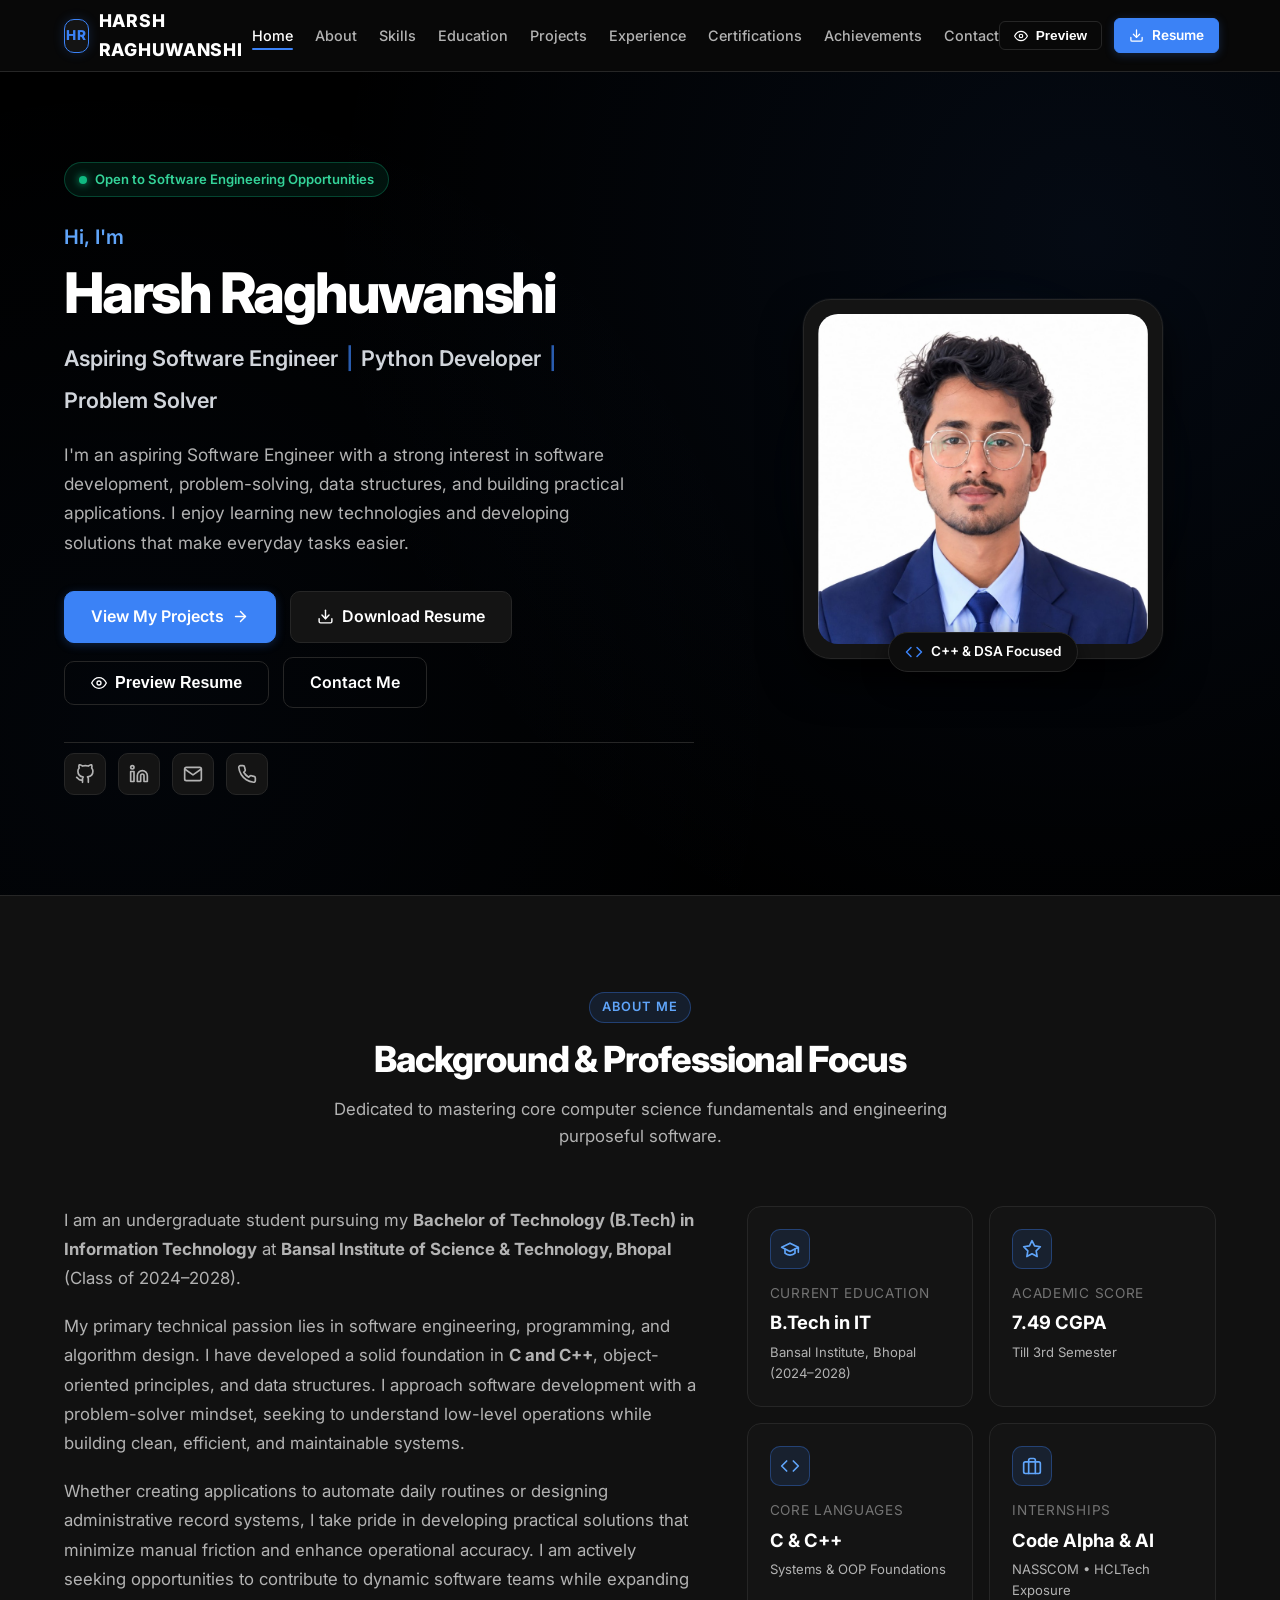
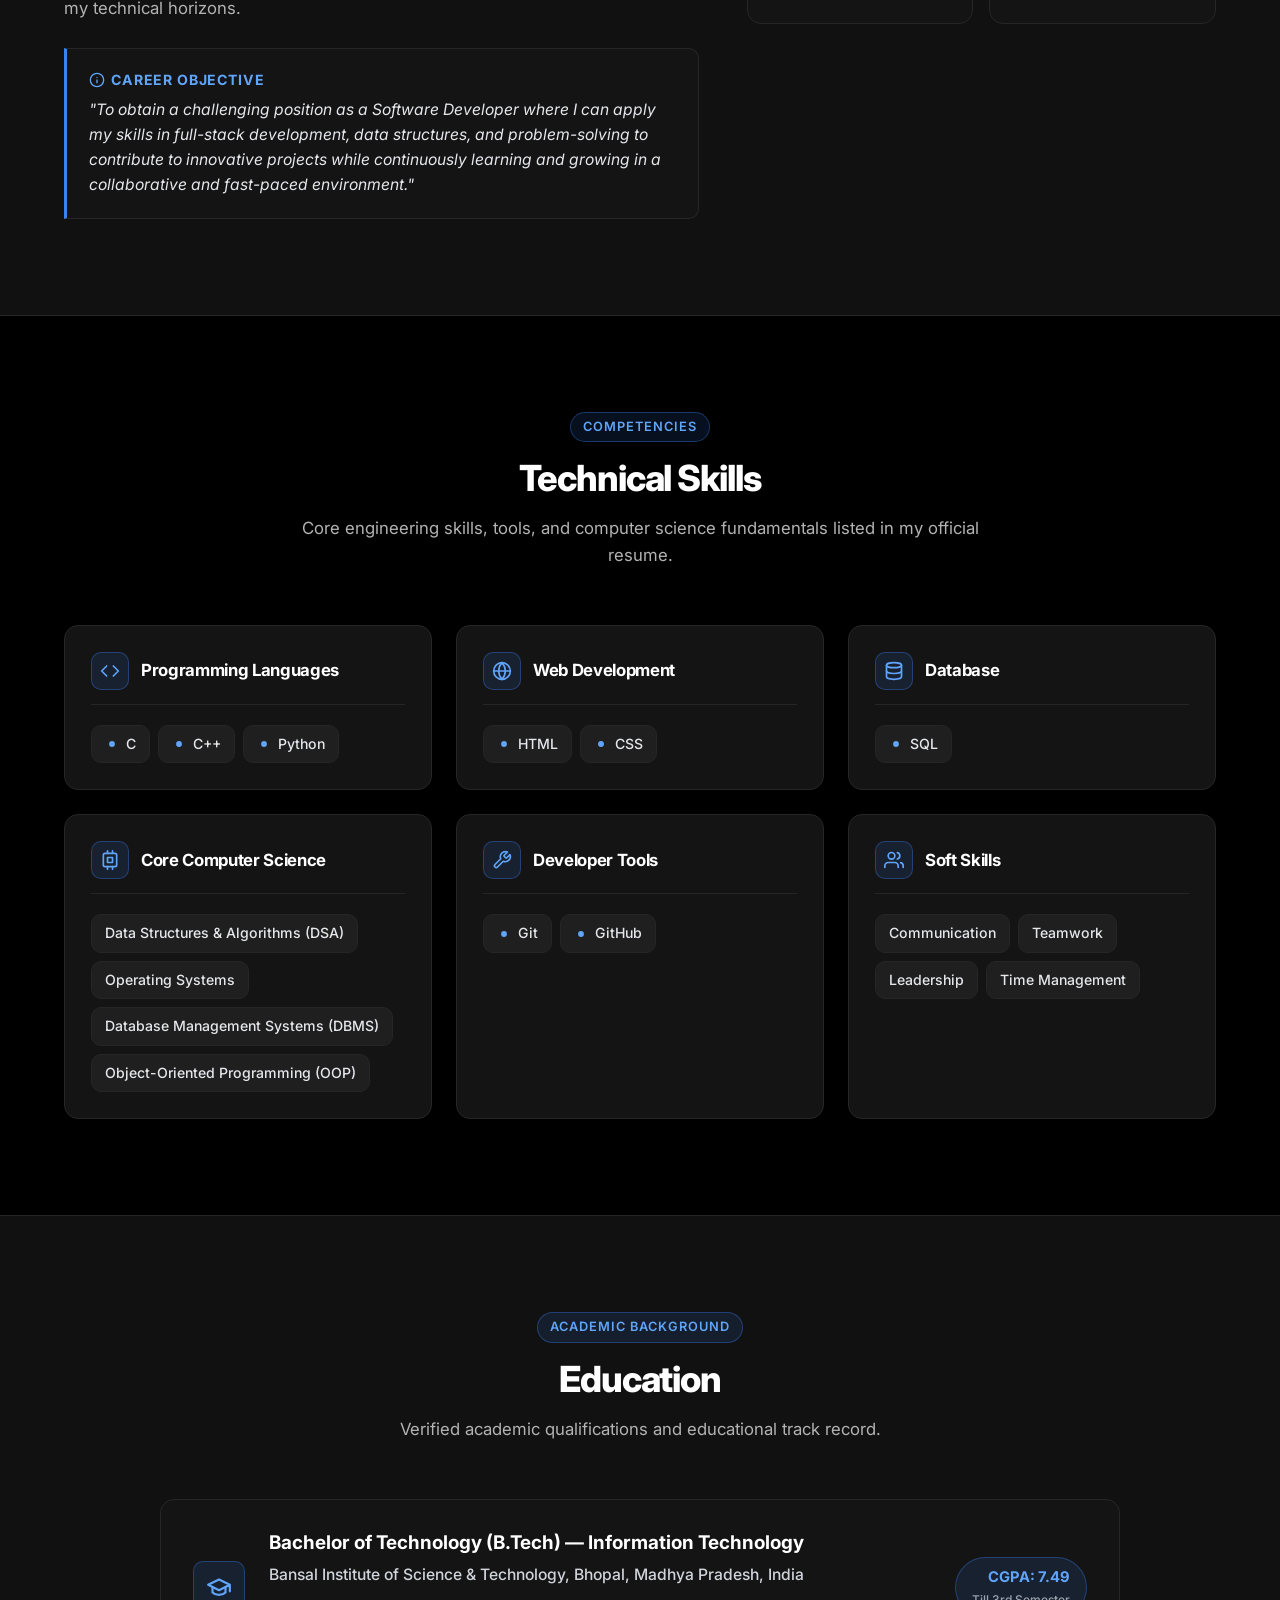
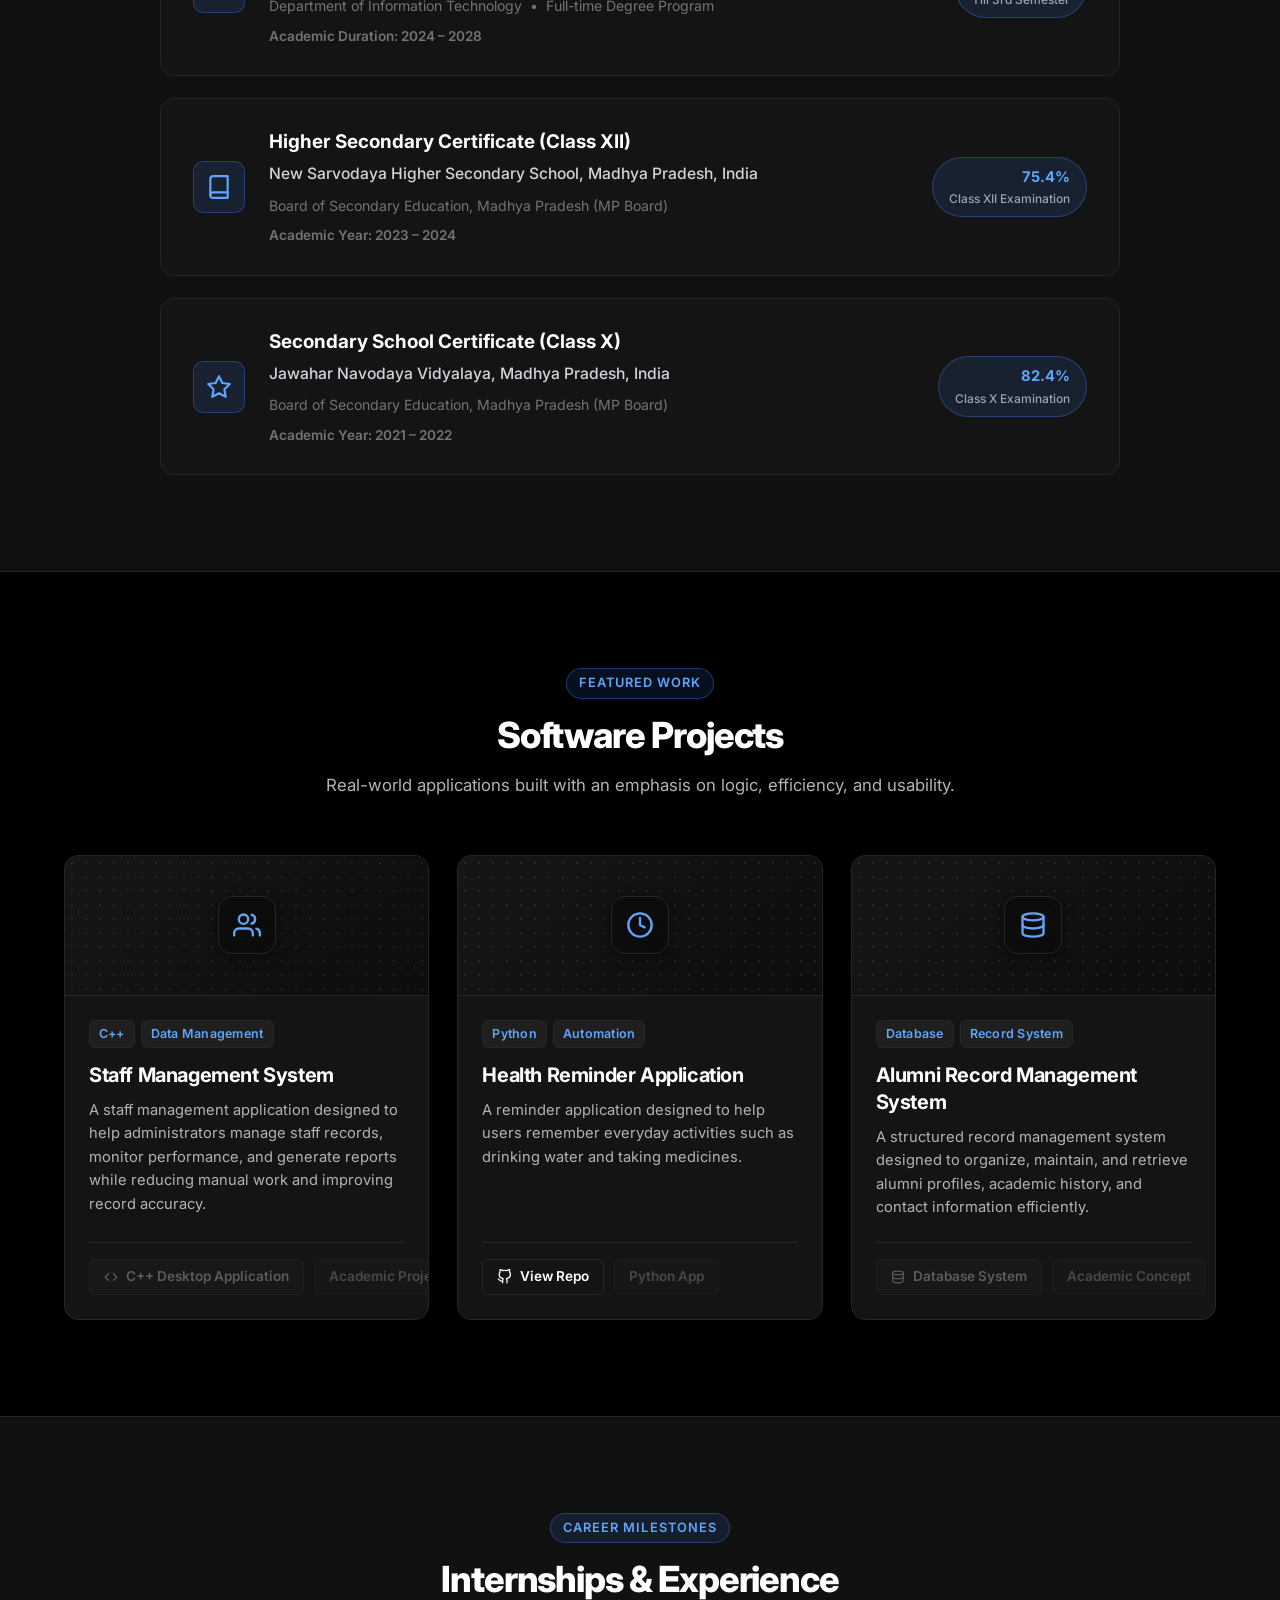
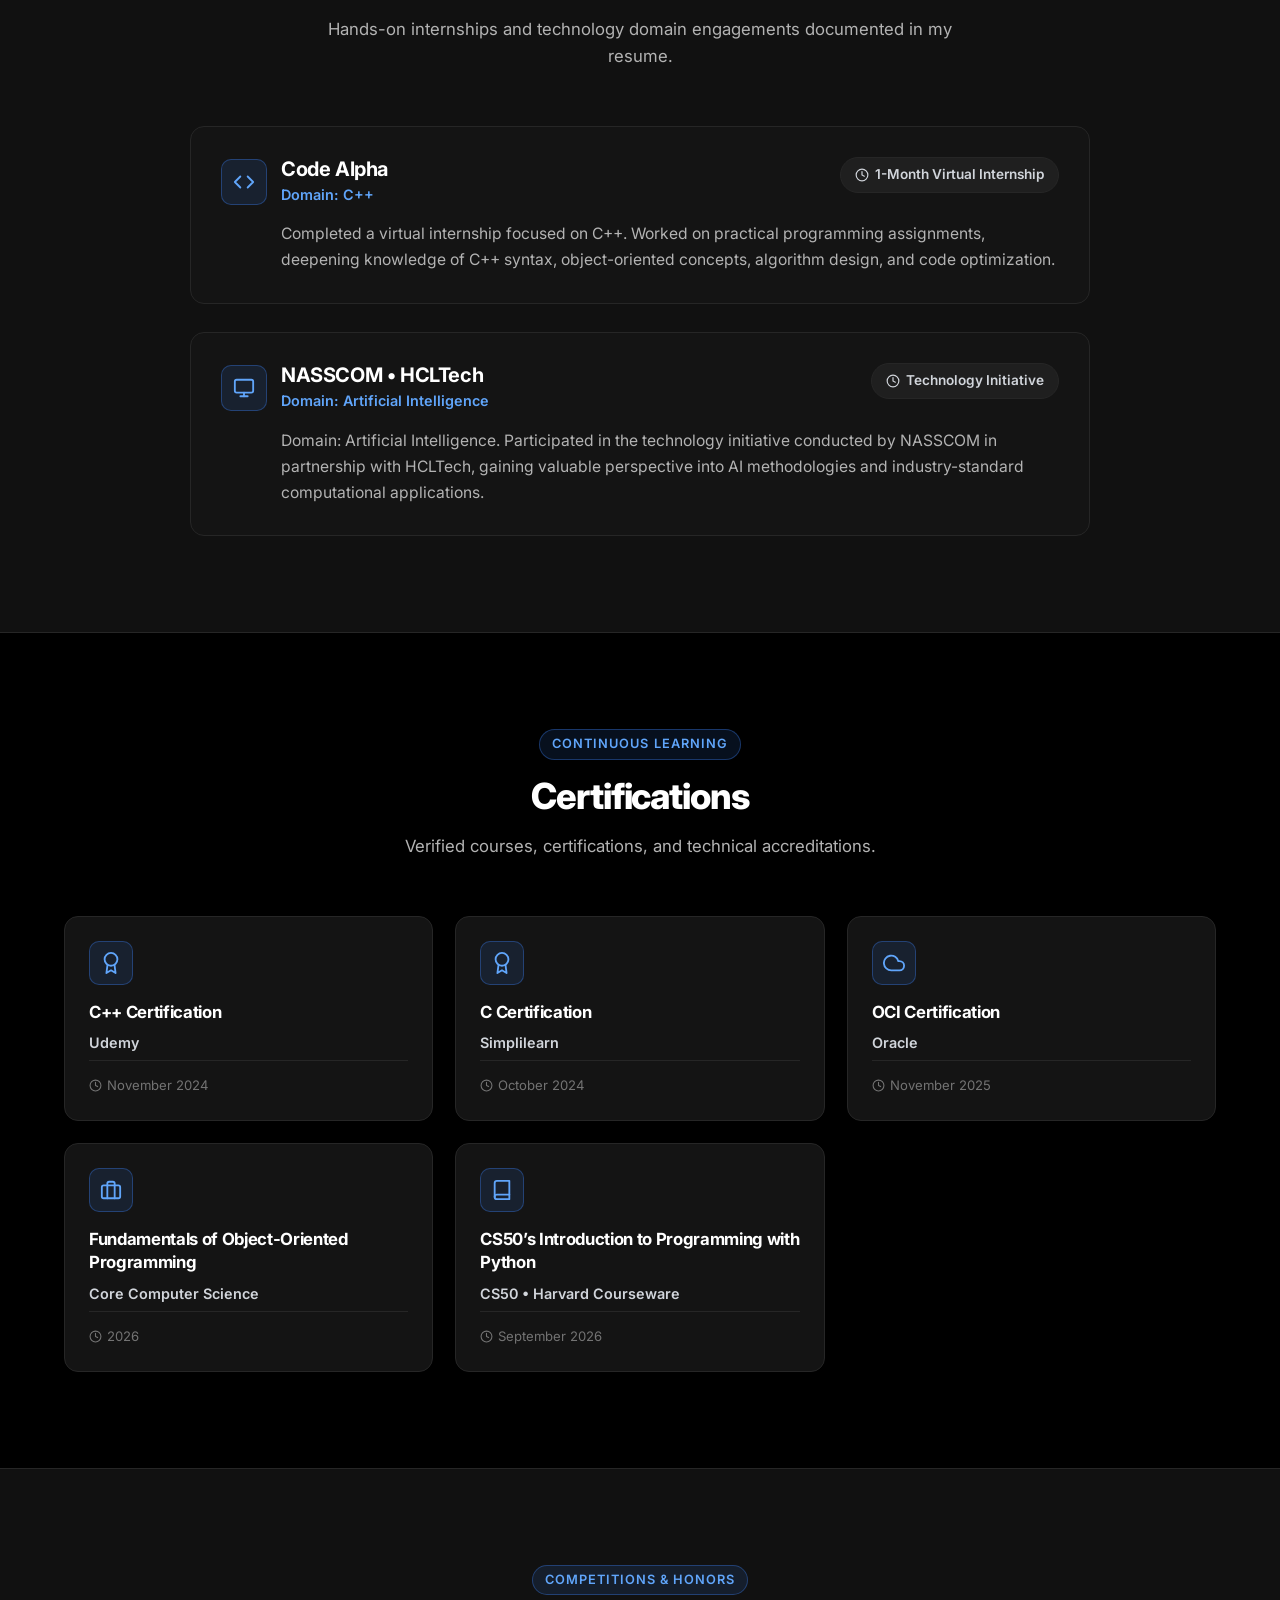
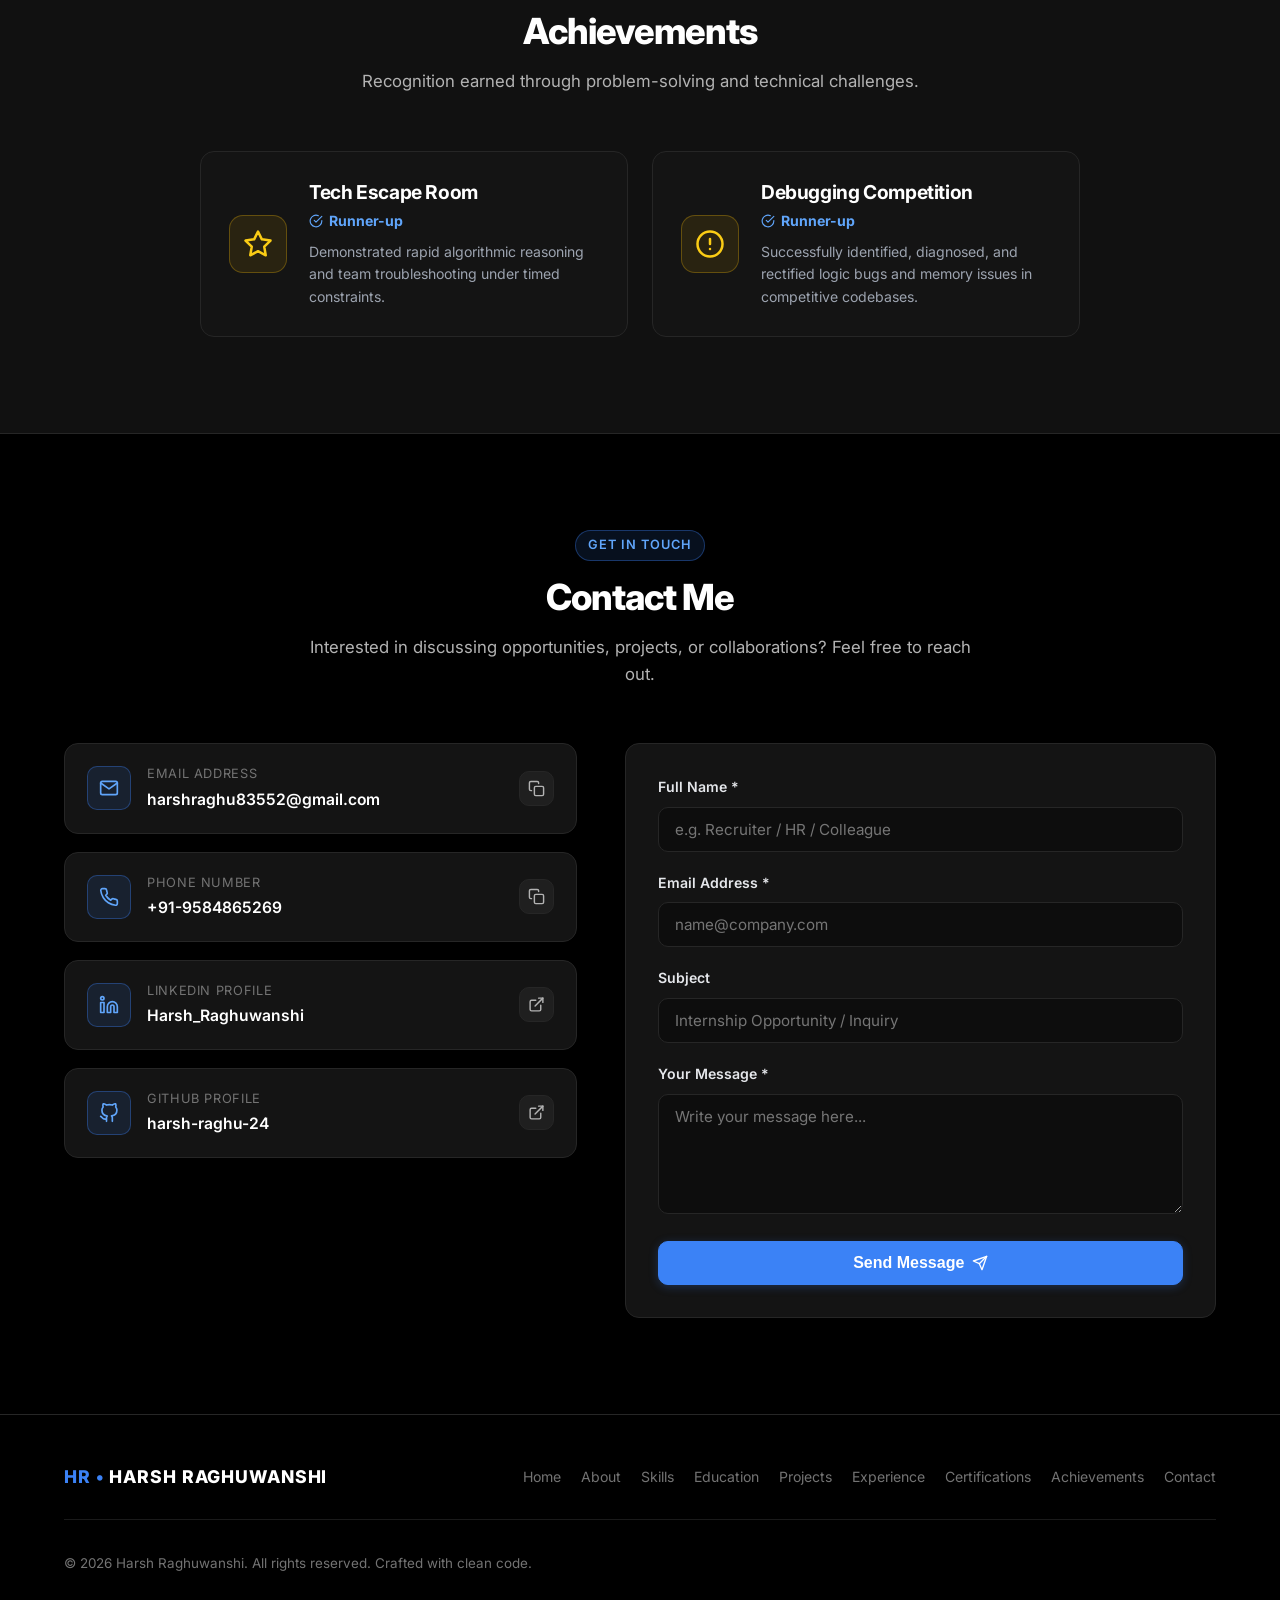
<file: index.html>
<!DOCTYPE html>
<html lang="en">
<head>
  <meta charset="UTF-8">
  <meta name="viewport" content="width=device-width, initial-scale=1.0">
  <meta name="description" content="Personal Portfolio of Harsh Raghuwanshi - Aspiring Software Engineer, C++ Developer,Python Developer and Problem Solver based in Bhopal, Madhya Pradesh, India.">
  <meta name="keywords" content="Harsh Raghuwanshi, Software Engineer, C++, Portfolio, B.Tech IT, Bansal Institute, DSA, Bhopal">
  <meta name="author" content="Harsh Raghuwanshi">
  <meta name="theme-color" content="#000000">

  <title>Harsh Raghuwanshi | Aspiring Software Engineer</title>

  <!-- Google Fonts -->
  <link rel="preconnect" href="https://fonts.googleapis.com">
  <link rel="preconnect" href="https://fonts.gstatic.com" crossorigin>
  <link href="https://fonts.googleapis.com/css2?family=Inter:wght@300;400;500;600;700;800&family=JetBrains+Mono:wght@400;600&display=swap" rel="stylesheet">

  <!-- Main Stylesheet -->
  <link rel="stylesheet" href="css/style.css">

  <!-- Inline Favicon (Developer SVG) -->
  <link rel="icon" type="image/svg+xml" href="data:image/svg+xml,<svg xmlns='http://www.w3.org/2000/svg' viewBox='0 0 24 24' fill='%233B82F6'><path d='M8 3 2 9l6 6 1.4-1.4L4.8 9l4.6-4.6L8 3zm8 0-1.4 1.4L19.2 9l-4.6 4.6L16 15l6-6-6-6zm-3.8.3L8.6 20.7l1.9.6 3.6-17.4-1.9-.6z'/></svg>">
</head>
<body>

  <!-- ===================================================================
       NAVIGATION BAR
       =================================================================== -->
  <nav class="navbar" id="navbar">
    <div class="container nav-container">
      <a href="#home" class="nav-logo" aria-label="Harsh Raghuwanshi Home">
        <span class="nav-logo-badge">HR</span>
        <span class="nav-logo-text">HARSH RAGHUWANSHI</span>
      </a>

      <ul class="nav-links">
        <li><a href="#home" class="nav-link active">Home</a></li>
        <li><a href="#about" class="nav-link">About</a></li>
        <li><a href="#skills" class="nav-link">Skills</a></li>
        <li><a href="#education" class="nav-link">Education</a></li>
        <li><a href="#projects" class="nav-link">Projects</a></li>
        <li><a href="#experience" class="nav-link">Experience</a></li>
        <li><a href="#certifications" class="nav-link">Certifications</a></li>
        <li><a href="#achievements" class="nav-link">Achievements</a></li>
        <li><a href="#contact" class="nav-link">Contact</a></li>
      </ul>

      <div class="nav-actions">
        <button class="btn btn-outline btn-sm js-open-resume js-preview-modal-only" type="button" title="Preview Resume in Modal">
          <svg width="14" height="14" viewBox="0 0 24 24" fill="none" stroke="currentColor" stroke-width="2" stroke-linecap="round" stroke-linejoin="round">
            <path d="M1 12s4-8 11-8 11 8 11 8-4 8-11 8-11-8-11-8z"></path>
            <circle cx="12" cy="12" r="3"></circle>
          </svg>
          <span>Preview</span>
        </button>

        <!-- Direct Resume Download -->
        <a href="assets/resume/Harsh_Raghuwanshi_Resume.pdf" download="Harsh_Raghuwanshi_Resume.pdf" class="btn btn-primary btn-sm" title="Download Resume as PDF">
          <svg width="15" height="15" viewBox="0 0 24 24" fill="none" stroke="currentColor" stroke-width="2" stroke-linecap="round" stroke-linejoin="round">
            <path d="M21 15v4a2 2 0 0 1-2 2H5a2 2 0 0 1-2-2v-4"></path>
            <polyline points="7 10 12 15 17 10"></polyline>
            <line x1="12" y1="15" x2="12" y2="3"></line>
          </svg>
          <span>Resume</span>
        </a>

        <button class="mobile-toggle" aria-label="Toggle navigation menu" aria-expanded="false">
          <svg width="22" height="22" viewBox="0 0 24 24" fill="none" stroke="currentColor" stroke-width="2" stroke-linecap="round" stroke-linejoin="round">
            <line x1="3" y1="12" x2="21" y2="12"></line>
            <line x1="3" y1="6" x2="21" y2="6"></line>
            <line x1="3" y1="18" x2="21" y2="18"></line>
          </svg>
        </button>
      </div>
    </div>
  </nav>

  <!-- ===================================================================
       HERO SECTION
       =================================================================== -->
  <header class="section hero-section" id="home">
    <div class="container hero-grid">
      <div class="hero-content">
        <div class="hero-badge-pill">
          <span class="status-dot"></span>
          <span>Open to Software Engineering Opportunities</span>
        </div>

        <div class="hero-greeting">Hi, I'm</div>
        <h1 class="hero-name">Harsh Raghuwanshi</h1>
        
        <div class="hero-title">
          <span>Aspiring Software Engineer</span>
          <span class="divider">|</span>
          <span>Python Developer</span>
          <span class="divider">|</span>
          <span>Problem Solver</span>
        </div>

        <p class="hero-intro">
          I'm an aspiring Software Engineer with a strong interest in software development, problem-solving, data structures, and building practical applications. I enjoy learning new technologies and developing solutions that make everyday tasks easier.
        </p>

        <div class="hero-cta-group">
          <a href="#projects" class="btn btn-primary btn-lg">
            <span>View My Projects</span>
            <svg width="17" height="17" viewBox="0 0 24 24" fill="none" stroke="currentColor" stroke-width="2" stroke-linecap="round" stroke-linejoin="round">
              <line x1="5" y1="12" x2="19" y2="12"></line>
              <polyline points="12 5 19 12 12 19"></polyline>
            </svg>
          </a>
          
          <a href="assets/resume/Harsh_Raghuwanshi_Resume.pdf" download="Harsh_Raghuwanshi_Resume.pdf" class="btn btn-secondary btn-lg" title="Download Official Resume PDF">
            <svg width="17" height="17" viewBox="0 0 24 24" fill="none" stroke="currentColor" stroke-width="2" stroke-linecap="round" stroke-linejoin="round">
              <path d="M21 15v4a2 2 0 0 1-2 2H5a2 2 0 0 1-2-2v-4"></path>
              <polyline points="7 10 12 15 17 10"></polyline>
              <line x1="12" y1="15" x2="12" y2="3"></line>
            </svg>
            <span>Download Resume</span>
          </a>

          <button class="btn btn-outline btn-lg js-open-resume js-preview-modal-only" type="button" title="View interactive resume preview">
            <svg width="16" height="16" viewBox="0 0 24 24" fill="none" stroke="currentColor" stroke-width="2" stroke-linecap="round" stroke-linejoin="round">
              <path d="M1 12s4-8 11-8 11 8 11 8-4 8-11 8-11-8-11-8z"></path>
              <circle cx="12" cy="12" r="3"></circle>
            </svg>
            <span>Preview Resume</span>
          </button>

          <a href="#contact" class="btn btn-outline btn-lg">Contact Me</a>
        </div>

        <div class="hero-socials">
          <!-- GitHub -->
          <a href="https://github.com/harsh-raghu-24" target="_blank" rel="noopener noreferrer" class="social-link" title="GitHub: harsh-raghu-24" aria-label="GitHub Profile">
            <svg width="20" height="20" viewBox="0 0 24 24" fill="none" stroke="currentColor" stroke-width="2" stroke-linecap="round" stroke-linejoin="round">
              <path d="M9 19c-5 1.5-5-2.5-7-3m14 6v-3.87a3.37 3.37 0 0 0-.94-2.61c3.14-.35 6.44-1.54 6.44-7A5.44 5.44 0 0 0 20 4.77 5.07 5.07 0 0 0 19.91 1S18.73.65 16 2.48a13.38 13.38 0 0 0-7 0C6.27.65 5.09 1 5.09 1A5.07 5.07 0 0 0 5 4.77a5.44 5.44 0 0 0-1.5 3.78c0 5.42 3.3 6.61 6.44 7A3.37 3.37 0 0 0 9 18.13V22"></path>
            </svg>
          </a>

          <!-- LinkedIn -->
          <a href="https://linkedin.com/in/Harsh_Raghuwanshi" target="_blank" rel="noopener noreferrer" class="social-link" title="LinkedIn: Harsh_Raghuwanshi" aria-label="LinkedIn Profile">
            <svg width="20" height="20" viewBox="0 0 24 24" fill="none" stroke="currentColor" stroke-width="2" stroke-linecap="round" stroke-linejoin="round">
              <path d="M16 8a6 6 0 0 1 6 6v7h-4v-7a2 2 0 0 0-2-2 2 2 0 0 0-2 2v7h-4v-7a6 6 0 0 1 6-6z"></path>
              <rect x="2" y="9" width="4" height="12"></rect>
              <circle cx="4" cy="4" r="2"></circle>
            </svg>
          </a>

          <!-- Email -->
          <a href="mailto:harshraghu83552@gmail.com" class="social-link" title="Email: harshraghu83552@gmail.com" aria-label="Send Email">
            <svg width="20" height="20" viewBox="0 0 24 24" fill="none" stroke="currentColor" stroke-width="2" stroke-linecap="round" stroke-linejoin="round">
              <path d="M4 4h16c1.1 0 2 .9 2 2v12c0 1.1-.9 2-2 2H4c-1.1 0-2-.9-2-2V6c0-1.1.9-2 2-2z"></path>
              <polyline points="22,6 12,13 2,6"></polyline>
            </svg>
          </a>

          <!-- Phone -->
          <a href="tel:+919584865269" class="social-link" title="Phone: +91-9584865269" aria-label="Call Harsh">
            <svg width="20" height="20" viewBox="0 0 24 24" fill="none" stroke="currentColor" stroke-width="2" stroke-linecap="round" stroke-linejoin="round">
              <path d="M22 16.92v3a2 2 0 0 1-2.18 2 19.79 19.79 0 0 1-8.63-3.07 19.5 19.5 0 0 1-6-6 19.79 19.79 0 0 1-3.07-8.67A2 2 0 0 1 4.11 2h3a2 2 0 0 1 2 1.72 12.84 12.84 0 0 0 .7 2.81 2 2 0 0 1-.45 2.11L8.09 9.91a16 16 0 0 0 6 6l1.27-1.27a2 2 0 0 1 2.11-.45 12.84 12.84 0 0 0 2.81.7A2 2 0 0 1 22 16.92z"></path>
            </svg>
          </a>
        </div>
      </div>

      <div class="hero-visual">
        <div class="hero-image-wrapper">
          <div class="hero-glow-back"></div>
          <div class="hero-image-card">
            <div class="hero-image-inner">
              <!-- Official Profile Photograph of Harsh Raghuwanshi -->
              <img src="assets/images/profile.jpg" alt="Harsh Raghuwanshi" id="hero-profile-img" width="360" height="360">
            </div>
            <div class="hero-floating-badge">
              <svg width="18" height="18" viewBox="0 0 24 24" fill="none" stroke="currentColor" stroke-width="2" stroke-linecap="round" stroke-linejoin="round">
                <polyline points="16 18 22 12 16 6"></polyline>
                <polyline points="8 6 2 12 8 18"></polyline>
              </svg>
              <span>C++ &amp; DSA Focused</span>
            </div>
          </div>
        </div>
      </div>
    </div>
  </header>

  <!-- ===================================================================
       ABOUT ME SECTION
       =================================================================== -->
  <section class="section section-alt" id="about">
    <div class="container">
      <div class="section-header">
        <div class="section-tag">About Me</div>
        <h2 class="section-title">Background &amp; Professional Focus</h2>
        <p class="section-subtitle">Dedicated to mastering core computer science fundamentals and engineering purposeful software.</p>
      </div>

      <div class="about-grid">
        <div class="about-text-content">
          <p class="about-paragraph">
            I am an undergraduate student pursuing my <strong>Bachelor of Technology (B.Tech) in Information Technology</strong> at <strong>Bansal Institute of Science &amp; Technology, Bhopal</strong> (Class of 2024–2028).
          </p>
          <p class="about-paragraph">
            My primary technical passion lies in software engineering, programming, and algorithm design. I have developed a solid foundation in <strong>C and C++</strong>, object-oriented principles, and data structures. I approach software development with a problem-solver mindset, seeking to understand low-level operations while building clean, efficient, and maintainable systems.
          </p>
          <p class="about-paragraph">
            Whether creating applications to automate daily routines or designing administrative record systems, I take pride in developing practical solutions that minimize manual friction and enhance operational accuracy. I am actively seeking opportunities to contribute to dynamic software teams while expanding my technical horizons.
          </p>

          <div class="about-objective-box">
            <div class="about-objective-title">
              <svg width="16" height="16" viewBox="0 0 24 24" fill="none" stroke="currentColor" stroke-width="2" stroke-linecap="round" stroke-linejoin="round">
                <circle cx="12" cy="12" r="10"></circle>
                <line x1="12" y1="16" x2="12" y2="12"></line>
                <line x1="12" y1="8" x2="12.01" y2="8"></line>
              </svg>
              <span>Career Objective</span>
            </div>
            <div class="about-objective-desc">
              "To obtain a challenging position as a Software Developer where I can apply my skills in full-stack development, data structures, and problem-solving to contribute to innovative projects while continuously learning and growing in a collaborative and fast-paced environment."
            </div>
          </div>
        </div>

        <div class="about-highlights-grid">
          <div class="about-stat-card">
            <div class="about-stat-icon">
              <svg width="20" height="20" viewBox="0 0 24 24" fill="none" stroke="currentColor" stroke-width="2" stroke-linecap="round" stroke-linejoin="round">
                <path d="M22 10v6M2 10l10-5 10 5-10 5z"></path>
                <path d="M6 12v5c3 3 9 3 12 0v-5"></path>
              </svg>
            </div>
            <div class="about-stat-title">Current Education</div>
            <div class="about-stat-value">B.Tech in IT</div>
            <div class="about-stat-sub">Bansal Institute, Bhopal (2024–2028)</div>
          </div>

          <div class="about-stat-card">
            <div class="about-stat-icon">
              <svg width="20" height="20" viewBox="0 0 24 24" fill="none" stroke="currentColor" stroke-width="2" stroke-linecap="round" stroke-linejoin="round">
                <polygon points="12 2 15.09 8.26 22 9.27 17 14.14 18.18 21.02 12 17.77 5.82 21.02 7 14.14 2 9.27 8.91 8.26 12 2"></polygon>
              </svg>
            </div>
            <div class="about-stat-title">Academic Score</div>
            <div class="about-stat-value">7.49 CGPA</div>
            <div class="about-stat-sub">Till 3rd Semester</div>
          </div>

          <div class="about-stat-card">
            <div class="about-stat-icon">
              <svg width="20" height="20" viewBox="0 0 24 24" fill="none" stroke="currentColor" stroke-width="2" stroke-linecap="round" stroke-linejoin="round">
                <polyline points="16 18 22 12 16 6"></polyline>
                <polyline points="8 6 2 12 8 18"></polyline>
              </svg>
            </div>
            <div class="about-stat-title">Core Languages</div>
            <div class="about-stat-value">C &amp; C++</div>
            <div class="about-stat-sub">Systems &amp; OOP Foundations</div>
          </div>

          <div class="about-stat-card">
            <div class="about-stat-icon">
              <svg width="20" height="20" viewBox="0 0 24 24" fill="none" stroke="currentColor" stroke-width="2" stroke-linecap="round" stroke-linejoin="round">
                <rect x="2" y="7" width="20" height="14" rx="2" ry="2"></rect>
                <path d="M16 21V5a2 2 0 0 0-2-2h-4a2 2 0 0 0-2 2v16"></path>
              </svg>
            </div>
            <div class="about-stat-title">Internships</div>
            <div class="about-stat-value">Code Alpha &amp; AI</div>
            <div class="about-stat-sub">NASSCOM &bull; HCLTech Exposure</div>
          </div>
        </div>
      </div>
    </div>
  </section>

  <!-- ===================================================================
       TECHNICAL SKILLS SECTION
       =================================================================== -->
  <section class="section" id="skills">
    <div class="container">
      <div class="section-header">
        <div class="section-tag">Competencies</div>
        <h2 class="section-title">Technical Skills</h2>
        <p class="section-subtitle">Core engineering skills, tools, and computer science fundamentals listed in my official resume.</p>
      </div>

      <div class="skills-container">
        <!-- 1. Programming Languages -->
        <div class="skill-category-card">
          <div class="skill-category-header">
            <div class="skill-icon-wrapper">
              <svg width="20" height="20" viewBox="0 0 24 24" fill="none" stroke="currentColor" stroke-width="2" stroke-linecap="round" stroke-linejoin="round">
                <polyline points="16 18 22 12 16 6"></polyline>
                <polyline points="8 6 2 12 8 18"></polyline>
              </svg>
            </div>
            <h3 class="skill-category-title">Programming Languages</h3>
          </div>
          <div class="skill-badges-grid">
            <span class="skill-badge">
              <svg width="14" height="14" viewBox="0 0 24 24" fill="currentColor"><circle cx="12" cy="12" r="5"/></svg>
              C
            </span>
            <span class="skill-badge">
              <svg width="14" height="14" viewBox="0 0 24 24" fill="currentColor"><circle cx="12" cy="12" r="5"/></svg>
              C++
            </span>
            <span class="skill-badge">
              <svg width="14" height="14" viewBox="0 0 24 24" fill="currentColor"><circle cx="12" cy="12" r="5"/></svg>
              Python
            </span>
          </div>
        </div>

        <!-- 2. Web Development -->
        <div class="skill-category-card">
          <div class="skill-category-header">
            <div class="skill-icon-wrapper">
              <svg width="20" height="20" viewBox="0 0 24 24" fill="none" stroke="currentColor" stroke-width="2" stroke-linecap="round" stroke-linejoin="round">
                <circle cx="12" cy="12" r="10"></circle>
                <line x1="2" y1="12" x2="22" y2="12"></line>
                <path d="M12 2a15.3 15.3 0 0 1 4 10 15.3 15.3 0 0 1-4 10 15.3 15.3 0 0 1-4-10 15.3 15.3 0 0 1 4-10z"></path>
              </svg>
            </div>
            <h3 class="skill-category-title">Web Development</h3>
          </div>
          <div class="skill-badges-grid">
            <span class="skill-badge">
              <svg width="14" height="14" viewBox="0 0 24 24" fill="currentColor"><circle cx="12" cy="12" r="5"/></svg>
              HTML
            </span>
            <span class="skill-badge">
              <svg width="14" height="14" viewBox="0 0 24 24" fill="currentColor"><circle cx="12" cy="12" r="5"/></svg>
              CSS
            </span>
          </div>
        </div>

        <!-- 3. Databases -->
        <div class="skill-category-card">
          <div class="skill-category-header">
            <div class="skill-icon-wrapper">
              <svg width="20" height="20" viewBox="0 0 24 24" fill="none" stroke="currentColor" stroke-width="2" stroke-linecap="round" stroke-linejoin="round">
                <ellipse cx="12" cy="5" rx="9" ry="3"></ellipse>
                <path d="M21 12c0 1.66-4 3-9 3s-9-1.34-9-3"></path>
                <path d="M3 5v14c0 1.66 4 3 9 3s9-1.34 9-3V5"></path>
              </svg>
            </div>
            <h3 class="skill-category-title">Database</h3>
          </div>
          <div class="skill-badges-grid">
            <span class="skill-badge">
              <svg width="14" height="14" viewBox="0 0 24 24" fill="currentColor"><circle cx="12" cy="12" r="5"/></svg>
              SQL
            </span>
          </div>
        </div>

        <!-- 4. Core Computer Science -->
        <div class="skill-category-card">
          <div class="skill-category-header">
            <div class="skill-icon-wrapper">
              <svg width="20" height="20" viewBox="0 0 24 24" fill="none" stroke="currentColor" stroke-width="2" stroke-linecap="round" stroke-linejoin="round">
                <rect x="4" y="4" width="16" height="16" rx="2" ry="2"></rect>
                <rect x="9" y="9" width="6" height="6"></rect>
                <line x1="9" y1="1" x2="9" y2="4"></line>
                <line x1="15" y1="1" x2="15" y2="4"></line>
                <line x1="9" y1="20" x2="9" y2="23"></line>
                <line x1="15" y1="20" x2="15" y2="23"></line>
              </svg>
            </div>
            <h3 class="skill-category-title">Core Computer Science</h3>
          </div>
          <div class="skill-badges-grid">
            <span class="skill-badge">Data Structures &amp; Algorithms (DSA)</span>
            <span class="skill-badge">Operating Systems</span>
            <span class="skill-badge">Database Management Systems (DBMS)</span>
            <span class="skill-badge">Object-Oriented Programming (OOP)</span>
          </div>
        </div>

        <!-- 5. Developer Tools -->
        <div class="skill-category-card">
          <div class="skill-category-header">
            <div class="skill-icon-wrapper">
              <svg width="20" height="20" viewBox="0 0 24 24" fill="none" stroke="currentColor" stroke-width="2" stroke-linecap="round" stroke-linejoin="round">
                <path d="M14.7 6.3a1 1 0 0 0 0 1.4l1.6 1.6a1 1 0 0 0 1.4 0l3.77-3.77a6 6 0 0 1-7.94 7.94l-6.91 6.91a2.12 2.12 0 0 1-3-3l6.91-6.91a6 6 0 0 1 7.94-7.94l-3.76 3.76z"></path>
              </svg>
            </div>
            <h3 class="skill-category-title">Developer Tools</h3>
          </div>
          <div class="skill-badges-grid">
            <span class="skill-badge">
              <svg width="14" height="14" viewBox="0 0 24 24" fill="currentColor"><circle cx="12" cy="12" r="5"/></svg>
              Git
            </span>
            <span class="skill-badge">
              <svg width="14" height="14" viewBox="0 0 24 24" fill="currentColor"><circle cx="12" cy="12" r="5"/></svg>
              GitHub
            </span>
          </div>
        </div>

        <!-- 6. Interpersonal / Soft Skills -->
        <div class="skill-category-card">
          <div class="skill-category-header">
            <div class="skill-icon-wrapper">
              <svg width="20" height="20" viewBox="0 0 24 24" fill="none" stroke="currentColor" stroke-width="2" stroke-linecap="round" stroke-linejoin="round">
                <path d="M17 21v-2a4 4 0 0 0-4-4H5a4 4 0 0 0-4 4v2"></path>
                <circle cx="9" cy="7" r="4"></circle>
                <path d="M23 21v-2a4 4 0 0 0-3-3.87"></path>
                <path d="M16 3.13a4 4 0 0 1 0 7.75"></path>
              </svg>
            </div>
            <h3 class="skill-category-title">Soft Skills</h3>
          </div>
          <div class="skill-badges-grid">
            <span class="skill-badge">Communication</span>
            <span class="skill-badge">Teamwork</span>
            <span class="skill-badge">Leadership</span>
            <span class="skill-badge">Time Management</span>
          </div>
        </div>
      </div>
    </div>
  </section>

  <!-- ===================================================================
       EDUCATION SECTION
       =================================================================== -->
  <section class="section section-alt" id="education">
    <div class="container">
      <div class="section-header">
        <div class="section-tag">Academic Background</div>
        <h2 class="section-title">Education</h2>
        <p class="section-subtitle">Verified academic qualifications and educational track record.</p>
      </div>

      <div class="education-timeline">
        <!-- 1. Undergraduate Degree -->
        <div class="education-card">
          <div class="education-icon-box">
            <svg width="26" height="26" viewBox="0 0 24 24" fill="none" stroke="currentColor" stroke-width="2" stroke-linecap="round" stroke-linejoin="round">
              <path d="M22 10v6M2 10l10-5 10 5-10 5z"></path>
              <path d="M6 12v5c3 3 9 3 12 0v-5"></path>
            </svg>
          </div>
          <div class="education-main">
            <div class="education-degree">Bachelor of Technology (B.Tech) — Information Technology</div>
            <div class="education-institute">Bansal Institute of Science &amp; Technology, Bhopal, Madhya Pradesh, India</div>
            <div class="education-details">
              <span>Department of Information Technology</span>
              <span>&bull;</span>
              <span>Full-time Degree Program</span>
            </div>
            <span class="education-date">Academic Duration: 2024 – 2028</span>
          </div>
          <div class="education-score-pill">
            <div>CGPA: 7.49</div>
            <div style="font-size:0.75rem; font-weight:500; color:#9ca3af;">Till 3rd Semester</div>
          </div>
        </div>

        <!-- 2. Class XII -->
        <div class="education-card">
          <div class="education-icon-box">
            <svg width="26" height="26" viewBox="0 0 24 24" fill="none" stroke="currentColor" stroke-width="2" stroke-linecap="round" stroke-linejoin="round">
              <path d="M4 19.5A2.5 2.5 0 0 1 6.5 17H20"></path>
              <path d="M6.5 2H20v20H6.5A2.5 2.5 0 0 1 4 19.5v-15A2.5 2.5 0 0 1 6.5 2z"></path>
            </svg>
          </div>
          <div class="education-main">
            <div class="education-degree">Higher Secondary Certificate (Class XII)</div>
            <div class="education-institute">New Sarvodaya Higher Secondary School, Madhya Pradesh, India</div>
            <div class="education-details">
              <span>Board of Secondary Education, Madhya Pradesh (MP Board)</span>
            </div>
            <span class="education-date">Academic Year: 2023 – 2024</span>
          </div>
          <div class="education-score-pill">
            <div>75.4%</div>
            <div style="font-size:0.75rem; font-weight:500; color:#9ca3af;">Class XII Examination</div>
          </div>
        </div>

        <!-- 3. Class X -->
        <div class="education-card">
          <div class="education-icon-box">
            <svg width="26" height="26" viewBox="0 0 24 24" fill="none" stroke="currentColor" stroke-width="2" stroke-linecap="round" stroke-linejoin="round">
              <path d="M12 2l3.09 6.26L22 9.27l-5 4.87 1.18 6.88L12 17.77l-6.18 3.25L7 14.14 2 9.27l6.91-1.01L12 2z"></path>
            </svg>
          </div>
          <div class="education-main">
            <div class="education-degree">Secondary School Certificate (Class X)</div>
            <div class="education-institute">Jawahar Navodaya Vidyalaya, Madhya Pradesh, India</div>
            <div class="education-details">
              <span>Board of Secondary Education, Madhya Pradesh (MP Board)</span>
            </div>
            <span class="education-date">Academic Year: 2021 – 2022</span>
          </div>
          <div class="education-score-pill">
            <div>82.4%</div>
            <div style="font-size:0.75rem; font-weight:500; color:#9ca3af;">Class X Examination</div>
          </div>
        </div>
      </div>
    </div>
  </section>

  <!-- ===================================================================
       PROJECTS SECTION
       =================================================================== -->
  <section class="section" id="projects">
    <div class="container">
      <div class="section-header">
        <div class="section-tag">Featured Work</div>
        <h2 class="section-title">Software Projects</h2>
        <p class="section-subtitle">Real-world applications built with an emphasis on logic, efficiency, and usability.</p>
      </div>

      <div class="projects-grid">
        <!-- Project 1: Staff Management System -->
        <div class="project-card">
          <div class="project-banner">
            <div class="project-banner-pattern"></div>
            <div class="project-banner-icon">
              <svg width="28" height="28" viewBox="0 0 24 24" fill="none" stroke="currentColor" stroke-width="2" stroke-linecap="round" stroke-linejoin="round">
                <path d="M17 21v-2a4 4 0 0 0-4-4H5a4 4 0 0 0-4 4v2"></path>
                <circle cx="9" cy="7" r="4"></circle>
                <path d="M23 21v-2a4 4 0 0 0-3-3.87"></path>
                <path d="M16 3.13a4 4 0 0 1 0 7.75"></path>
              </svg>
            </div>
          </div>
          <div class="project-card-body">
            <div class="project-tags">
              <span class="project-tag">C++</span>
              <span class="project-tag">Data Management</span>
            </div>
            <h3 class="project-title">Staff Management System</h3>
            <p class="project-desc">
              A staff management application designed to help administrators manage staff records, monitor performance, and generate reports while reducing manual work and improving record accuracy.
            </p>
            <div class="project-footer">
              <span class="btn btn-sm btn-disabled" style="opacity: 0.75;" title="C++ Desktop Application">
                <svg width="14" height="14" viewBox="0 0 24 24" fill="none" stroke="currentColor" stroke-width="2" stroke-linecap="round" stroke-linejoin="round">
                  <polyline points="16 18 22 12 16 6"></polyline>
                  <polyline points="8 6 2 12 8 18"></polyline>
                </svg>
                <span>C++ Desktop Application</span>
              </span>
              <span class="btn btn-sm btn-disabled" title="Repository not yet published">Academic Project</span>
            </div>
          </div>
        </div>

        <!-- Project 2: Health Reminder Application -->
        <div class="project-card">
          <div class="project-banner">
            <div class="project-banner-pattern"></div>
            <div class="project-banner-icon">
              <svg width="28" height="28" viewBox="0 0 24 24" fill="none" stroke="currentColor" stroke-width="2" stroke-linecap="round" stroke-linejoin="round">
                <circle cx="12" cy="12" r="10"></circle>
                <polyline points="12 6 12 12 16 14"></polyline>
              </svg>
            </div>
          </div>
          <div class="project-card-body">
            <div class="project-tags">
              <span class="project-tag">Python</span>
              <span class="project-tag">Automation</span>
            </div>
            <h3 class="project-title">Health Reminder Application</h3>
            <p class="project-desc">
              A reminder application designed to help users remember everyday activities such as drinking water and taking medicines.
            </p>
            <div class="project-footer">
              <a href="https://github.com/harsh-24-design/health-reminder" target="_blank" rel="noopener noreferrer" class="btn btn-outline btn-sm" title="View Health Reminder Repository on GitHub">
                <svg width="15" height="15" viewBox="0 0 24 24" fill="none" stroke="currentColor" stroke-width="2" stroke-linecap="round" stroke-linejoin="round">
                  <path d="M9 19c-5 1.5-5-2.5-7-3m14 6v-3.87a3.37 3.37 0 0 0-.94-2.61c3.14-.35 6.44-1.54 6.44-7A5.44 5.44 0 0 0 20 4.77 5.07 5.07 0 0 0 19.91 1S18.73.65 16 2.48a13.38 13.38 0 0 0-7 0C6.27.65 5.09 1 5.09 1A5.07 5.07 0 0 0 5 4.77a5.44 5.44 0 0 0-1.5 3.78c0 5.42 3.3 6.61 6.44 7A3.37 3.37 0 0 0 9 18.13V22"></path>
                </svg>
                <span>View Repo</span>
              </a>
              <span class="btn btn-sm btn-disabled" title="Desktop Notification Utility">Python App</span>
            </div>
          </div>
        </div>

        <!-- Project 3: Alumni Record Management System -->
        <div class="project-card">
          <div class="project-banner">
            <div class="project-banner-pattern"></div>
            <div class="project-banner-icon">
              <svg width="28" height="28" viewBox="0 0 24 24" fill="none" stroke="currentColor" stroke-width="2" stroke-linecap="round" stroke-linejoin="round">
                <ellipse cx="12" cy="5" rx="9" ry="3"></ellipse>
                <path d="M21 12c0 1.66-4 3-9 3s-9-1.34-9-3"></path>
                <path d="M3 5v14c0 1.66 4 3 9 3s9-1.34 9-3V5"></path>
              </svg>
            </div>
          </div>
          <div class="project-card-body">
            <div class="project-tags">
              <span class="project-tag">Database</span>
              <span class="project-tag">Record System</span>
            </div>
            <h3 class="project-title">Alumni Record Management System</h3>
            <p class="project-desc">
              A structured record management system designed to organize, maintain, and retrieve alumni profiles, academic history, and contact information efficiently.
            </p>
            <div class="project-footer">
              <span class="btn btn-sm btn-disabled" style="opacity: 0.75;" title="Database & Record Management System">
                <svg width="14" height="14" viewBox="0 0 24 24" fill="none" stroke="currentColor" stroke-width="2" stroke-linecap="round" stroke-linejoin="round">
                  <ellipse cx="12" cy="5" rx="9" ry="3"></ellipse>
                  <path d="M21 12c0 1.66-4 3-9 3s-9-1.34-9-3"></path>
                  <path d="M3 5v14c0 1.66 4 3 9 3s9-1.34 9-3V5"></path>
                </svg>
                <span>Database System</span>
              </span>
              <span class="btn btn-sm btn-disabled" title="Repository not yet published">Academic Concept</span>
            </div>
          </div>
        </div>
      </div>
    </div>
  </section>

  <!-- ===================================================================
       INTERNSHIP & EXPERIENCE SECTION
       =================================================================== -->
  <section class="section section-alt" id="experience">
    <div class="container">
      <div class="section-header">
        <div class="section-tag">Career Milestones</div>
        <h2 class="section-title">Internships &amp; Experience</h2>
        <p class="section-subtitle">Hands-on internships and technology domain engagements documented in my resume.</p>
      </div>

      <div class="experience-timeline">
        <!-- 1. Code Alpha -->
        <div class="experience-card">
          <div class="experience-header">
            <div class="experience-org-block">
              <div class="experience-icon-box">
                <svg width="22" height="22" viewBox="0 0 24 24" fill="none" stroke="currentColor" stroke-width="2" stroke-linecap="round" stroke-linejoin="round">
                  <polyline points="16 18 22 12 16 6"></polyline>
                  <polyline points="8 6 2 12 8 18"></polyline>
                </svg>
              </div>
              <div>
                <h3 class="experience-title">Code Alpha</h3>
                <div class="experience-domain">Domain: C++</div>
              </div>
            </div>
            <div class="experience-duration-pill">
              <svg width="14" height="14" viewBox="0 0 24 24" fill="none" stroke="currentColor" stroke-width="2" stroke-linecap="round" stroke-linejoin="round">
                <circle cx="12" cy="12" r="10"></circle>
                <polyline points="12 6 12 12 16 14"></polyline>
              </svg>
              <span>1-Month Virtual Internship</span>
            </div>
          </div>
          <p class="experience-body">
            Completed a virtual internship focused on C++. Worked on practical programming assignments, deepening knowledge of C++ syntax, object-oriented concepts, algorithm design, and code optimization.
          </p>
        </div>

        <!-- 2. NASSCOM HCLTech -->
        <div class="experience-card">
          <div class="experience-header">
            <div class="experience-org-block">
              <div class="experience-icon-box">
                <svg width="22" height="22" viewBox="0 0 24 24" fill="none" stroke="currentColor" stroke-width="2" stroke-linecap="round" stroke-linejoin="round">
                  <rect x="2" y="3" width="20" height="14" rx="2" ry="2"></rect>
                  <line x1="8" y1="21" x2="16" y2="21"></line>
                  <line x1="12" y1="17" x2="12" y2="21"></line>
                </svg>
              </div>
              <div>
                <h3 class="experience-title">NASSCOM &bull; HCLTech</h3>
                <div class="experience-domain">Domain: Artificial Intelligence</div>
              </div>
            </div>
            <div class="experience-duration-pill">
              <svg width="14" height="14" viewBox="0 0 24 24" fill="none" stroke="currentColor" stroke-width="2" stroke-linecap="round" stroke-linejoin="round">
                <circle cx="12" cy="12" r="10"></circle>
                <path d="M12 6v6l4 2"></path>
              </svg>
              <span>Technology Initiative</span>
            </div>
          </div>
          <p class="experience-body">
            Domain: Artificial Intelligence. Participated in the technology initiative conducted by NASSCOM in partnership with HCLTech, gaining valuable perspective into AI methodologies and industry-standard computational applications.
          </p>
        </div>
      </div>
    </div>
  </section>

  <!-- ===================================================================
       CERTIFICATIONS SECTION
       =================================================================== -->
  <section class="section" id="certifications">
    <div class="container">
      <div class="section-header">
        <div class="section-tag">Continuous Learning</div>
        <h2 class="section-title">Certifications</h2>
        <p class="section-subtitle">Verified courses, certifications, and technical accreditations.</p>
      </div>

      <div class="cert-grid">
        <!-- 1. C++ Certification -->
        <div class="cert-card">
          <div class="cert-badge-icon">
            <svg width="22" height="22" viewBox="0 0 24 24" fill="none" stroke="currentColor" stroke-width="2" stroke-linecap="round" stroke-linejoin="round">
              <circle cx="12" cy="8" r="7"></circle>
              <polyline points="8.21 13.89 7 23 12 20 17 23 15.79 13.88"></polyline>
            </svg>
          </div>
          <h3 class="cert-title">C++ Certification</h3>
          <div class="cert-issuer">Udemy</div>
          <div class="cert-date">
            <svg width="13" height="13" viewBox="0 0 24 24" fill="none" stroke="currentColor" stroke-width="2" stroke-linecap="round" stroke-linejoin="round"><circle cx="12" cy="12" r="10"/><polyline points="12 6 12 12 16 14"/></svg>
            <span>November 2024</span>
          </div>
        </div>

        <!-- 2. C Certification -->
        <div class="cert-card">
          <div class="cert-badge-icon">
            <svg width="22" height="22" viewBox="0 0 24 24" fill="none" stroke="currentColor" stroke-width="2" stroke-linecap="round" stroke-linejoin="round">
              <circle cx="12" cy="8" r="7"></circle>
              <polyline points="8.21 13.89 7 23 12 20 17 23 15.79 13.88"></polyline>
            </svg>
          </div>
          <h3 class="cert-title">C Certification</h3>
          <div class="cert-issuer">Simplilearn</div>
          <div class="cert-date">
            <svg width="13" height="13" viewBox="0 0 24 24" fill="none" stroke="currentColor" stroke-width="2" stroke-linecap="round" stroke-linejoin="round"><circle cx="12" cy="12" r="10"/><polyline points="12 6 12 12 16 14"/></svg>
            <span>October 2024</span>
          </div>
        </div>

        <!-- 3. OCI Certification -->
        <div class="cert-card">
          <div class="cert-badge-icon">
            <svg width="22" height="22" viewBox="0 0 24 24" fill="none" stroke="currentColor" stroke-width="2" stroke-linecap="round" stroke-linejoin="round">
              <path d="M18 10h-1.26A8 8 0 1 0 9 20h9a5 5 0 0 0 0-10z"></path>
            </svg>
          </div>
          <h3 class="cert-title">OCI Certification</h3>
          <div class="cert-issuer">Oracle</div>
          <div class="cert-date">
            <svg width="13" height="13" viewBox="0 0 24 24" fill="none" stroke="currentColor" stroke-width="2" stroke-linecap="round" stroke-linejoin="round"><circle cx="12" cy="12" r="10"/><polyline points="12 6 12 12 16 14"/></svg>
            <span>November 2025</span>
          </div>
        </div>

        <!-- 4. Fundamentals of OOP -->
        <div class="cert-card">
          <div class="cert-badge-icon">
            <svg width="22" height="22" viewBox="0 0 24 24" fill="none" stroke="currentColor" stroke-width="2" stroke-linecap="round" stroke-linejoin="round">
              <rect x="2" y="7" width="20" height="14" rx="2" ry="2"></rect>
              <path d="M16 21V5a2 2 0 0 0-2-2h-4a2 2 0 0 0-2 2v16"></path>
            </svg>
          </div>
          <h3 class="cert-title">Fundamentals of Object-Oriented Programming</h3>
          <div class="cert-issuer">Core Computer Science</div>
          <div class="cert-date">
            <svg width="13" height="13" viewBox="0 0 24 24" fill="none" stroke="currentColor" stroke-width="2" stroke-linecap="round" stroke-linejoin="round"><circle cx="12" cy="12" r="10"/><polyline points="12 6 12 12 16 14"/></svg>
            <span>2026</span>
          </div>
        </div>

        <!-- 5. CS50 Python -->
        <div class="cert-card">
          <div class="cert-badge-icon">
            <svg width="22" height="22" viewBox="0 0 24 24" fill="none" stroke="currentColor" stroke-width="2" stroke-linecap="round" stroke-linejoin="round">
              <path d="M4 19.5A2.5 2.5 0 0 1 6.5 17H20"></path>
              <path d="M6.5 2H20v20H6.5A2.5 2.5 0 0 1 4 19.5v-15A2.5 2.5 0 0 1 6.5 2z"></path>
            </svg>
          </div>
          <h3 class="cert-title">CS50’s Introduction to Programming with Python</h3>
          <div class="cert-issuer">CS50 &bull; Harvard Courseware</div>
          <div class="cert-date">
            <svg width="13" height="13" viewBox="0 0 24 24" fill="none" stroke="currentColor" stroke-width="2" stroke-linecap="round" stroke-linejoin="round"><circle cx="12" cy="12" r="10"/><polyline points="12 6 12 12 16 14"/></svg>
            <span>September 2026</span>
          </div>
        </div>
      </div>
    </div>
  </section>

  <!-- ===================================================================
       ACHIEVEMENTS SECTION
       =================================================================== -->
  <section class="section section-alt" id="achievements">
    <div class="container">
      <div class="section-header">
        <div class="section-tag">Competitions &amp; Honors</div>
        <h2 class="section-title">Achievements</h2>
        <p class="section-subtitle">Recognition earned through problem-solving and technical challenges.</p>
      </div>

      <div class="achievements-grid">
        <!-- 1. Tech Escape Room -->
        <div class="achievement-card">
          <div class="achievement-icon">
            <svg width="30" height="30" viewBox="0 0 24 24" fill="none" stroke="currentColor" stroke-width="2" stroke-linecap="round" stroke-linejoin="round">
              <polygon points="12 2 15.09 8.26 22 9.27 17 14.14 18.18 21.02 12 17.77 5.82 21.02 7 14.14 2 9.27 8.91 8.26 12 2"></polygon>
            </svg>
          </div>
          <div class="achievement-info">
            <h3 class="achievement-title">Tech Escape Room</h3>
            <div class="achievement-badge">
              <svg width="14" height="14" viewBox="0 0 24 24" fill="none" stroke="currentColor" stroke-width="2" stroke-linecap="round" stroke-linejoin="round"><path d="M22 11.08V12a10 10 0 1 1-5.93-9.14"></path><polyline points="22 4 12 14.01 9 11.01"></polyline></svg>
              <span>Runner-up</span>
            </div>
            <p style="font-size:0.88rem; color:#9ca3af; margin-top:4px;">Demonstrated rapid algorithmic reasoning and team troubleshooting under timed constraints.</p>
          </div>
        </div>

        <!-- 2. Debugging Competition -->
        <div class="achievement-card">
          <div class="achievement-icon">
            <svg width="30" height="30" viewBox="0 0 24 24" fill="none" stroke="currentColor" stroke-width="2" stroke-linecap="round" stroke-linejoin="round">
              <circle cx="12" cy="12" r="10"></circle>
              <line x1="12" y1="8" x2="12" y2="12"></line>
              <line x1="12" y1="16" x2="12.01" y2="16"></line>
            </svg>
          </div>
          <div class="achievement-info">
            <h3 class="achievement-title">Debugging Competition</h3>
            <div class="achievement-badge">
              <svg width="14" height="14" viewBox="0 0 24 24" fill="none" stroke="currentColor" stroke-width="2" stroke-linecap="round" stroke-linejoin="round"><path d="M22 11.08V12a10 10 0 1 1-5.93-9.14"></path><polyline points="22 4 12 14.01 9 11.01"></polyline></svg>
              <span>Runner-up</span>
            </div>
            <p style="font-size:0.88rem; color:#9ca3af; margin-top:4px;">Successfully identified, diagnosed, and rectified logic bugs and memory issues in competitive codebases.</p>
          </div>
        </div>
      </div>
    </div>
  </section>

  <!-- ===================================================================
       CONTACT SECTION
       =================================================================== -->
  <section class="section" id="contact">
    <div class="container">
      <div class="section-header">
        <div class="section-tag">Get In Touch</div>
        <h2 class="section-title">Contact Me</h2>
        <p class="section-subtitle">Interested in discussing opportunities, projects, or collaborations? Feel free to reach out.</p>
      </div>

      <div class="contact-grid">
        <!-- Contact Information Cards -->
        <div class="contact-info-list">
          <!-- Email Card -->
          <div class="contact-item-card">
            <div class="contact-item-left">
              <div class="contact-item-icon">
                <svg width="20" height="20" viewBox="0 0 24 24" fill="none" stroke="currentColor" stroke-width="2" stroke-linecap="round" stroke-linejoin="round">
                  <path d="M4 4h16c1.1 0 2 .9 2 2v12c0 1.1-.9 2-2 2H4c-1.1 0-2-.9-2-2V6c0-1.1.9-2 2-2z"></path>
                  <polyline points="22,6 12,13 2,6"></polyline>
                </svg>
              </div>
              <div class="contact-item-details">
                <div class="contact-item-label">Email Address</div>
                <a href="mailto:harshraghu83552@gmail.com" class="contact-item-value" title="Send email to Harsh">harshraghu83552@gmail.com</a>
              </div>
            </div>
            <button class="contact-copy-btn js-copy-btn" data-copy="harshraghu83552@gmail.com" title="Copy email address" aria-label="Copy email">
              <svg width="17" height="17" viewBox="0 0 24 24" fill="none" stroke="currentColor" stroke-width="2" stroke-linecap="round" stroke-linejoin="round">
                <rect x="9" y="9" width="13" height="13" rx="2" ry="2"></rect>
                <path d="M5 15H4a2 2 0 0 1-2-2V4a2 2 0 0 1 2-2h9a2 2 0 0 1 2 2v1"></path>
              </svg>
            </button>
          </div>

          <!-- Phone Card -->
          <div class="contact-item-card">
            <div class="contact-item-left">
              <div class="contact-item-icon">
                <svg width="20" height="20" viewBox="0 0 24 24" fill="none" stroke="currentColor" stroke-width="2" stroke-linecap="round" stroke-linejoin="round">
                  <path d="M22 16.92v3a2 2 0 0 1-2.18 2 19.79 19.79 0 0 1-8.63-3.07 19.5 19.5 0 0 1-6-6 19.79 19.79 0 0 1-3.07-8.67A2 2 0 0 1 4.11 2h3a2 2 0 0 1 2 1.72 12.84 12.84 0 0 0 .7 2.81 2 2 0 0 1-.45 2.11L8.09 9.91a16 16 0 0 0 6 6l1.27-1.27a2 2 0 0 1 2.11-.45 12.84 12.84 0 0 0 2.81.7A2 2 0 0 1 22 16.92z"></path>
                </svg>
              </div>
              <div class="contact-item-details">
                <div class="contact-item-label">Phone Number</div>
                <a href="tel:+919584865269" class="contact-item-value" title="Call Harsh">+91-9584865269</a>
              </div>
            </div>
            <button class="contact-copy-btn js-copy-btn" data-copy="+91-9584865269" title="Copy phone number" aria-label="Copy phone number">
              <svg width="17" height="17" viewBox="0 0 24 24" fill="none" stroke="currentColor" stroke-width="2" stroke-linecap="round" stroke-linejoin="round">
                <rect x="9" y="9" width="13" height="13" rx="2" ry="2"></rect>
                <path d="M5 15H4a2 2 0 0 1-2-2V4a2 2 0 0 1 2-2h9a2 2 0 0 1 2 2v1"></path>
              </svg>
            </button>
          </div>

          <!-- LinkedIn Card -->
          <div class="contact-item-card">
            <div class="contact-item-left">
              <div class="contact-item-icon">
                <svg width="20" height="20" viewBox="0 0 24 24" fill="none" stroke="currentColor" stroke-width="2" stroke-linecap="round" stroke-linejoin="round">
                  <path d="M16 8a6 6 0 0 1 6 6v7h-4v-7a2 2 0 0 0-2-2 2 2 0 0 0-2 2v7h-4v-7a6 6 0 0 1 6-6z"></path>
                  <rect x="2" y="9" width="4" height="12"></rect>
                  <circle cx="4" cy="4" r="2"></circle>
                </svg>
              </div>
              <div class="contact-item-details">
                <div class="contact-item-label">LinkedIn Profile</div>
                <a href="https://linkedin.com/in/Harsh_Raghuwanshi" target="_blank" rel="noopener noreferrer" class="contact-item-value">Harsh_Raghuwanshi</a>
              </div>
            </div>
            <a href="https://linkedin.com/in/Harsh_Raghuwanshi" target="_blank" rel="noopener noreferrer" class="contact-copy-btn" title="Open LinkedIn" aria-label="Open LinkedIn">
              <svg width="17" height="17" viewBox="0 0 24 24" fill="none" stroke="currentColor" stroke-width="2" stroke-linecap="round" stroke-linejoin="round">
                <path d="M18 13v6a2 2 0 0 1-2 2H5a2 2 0 0 1-2-2V8a2 2 0 0 1 2-2h6"></path>
                <polyline points="15 3 21 3 21 9"></polyline>
                <line x1="10" y1="14" x2="21" y2="3"></line>
              </svg>
            </a>
          </div>

          <!-- GitHub Card -->
          <div class="contact-item-card">
            <div class="contact-item-left">
              <div class="contact-item-icon">
                <svg width="20" height="20" viewBox="0 0 24 24" fill="none" stroke="currentColor" stroke-width="2" stroke-linecap="round" stroke-linejoin="round">
                  <path d="M9 19c-5 1.5-5-2.5-7-3m14 6v-3.87a3.37 3.37 0 0 0-.94-2.61c3.14-.35 6.44-1.54 6.44-7A5.44 5.44 0 0 0 20 4.77 5.07 5.07 0 0 0 19.91 1S18.73.65 16 2.48a13.38 13.38 0 0 0-7 0C6.27.65 5.09 1 5.09 1A5.07 5.07 0 0 0 5 4.77a5.44 5.44 0 0 0-1.5 3.78c0 5.42 3.3 6.61 6.44 7A3.37 3.37 0 0 0 9 18.13V22"></path>
                </svg>
              </div>
              <div class="contact-item-details">
                <div class="contact-item-label">GitHub Profile</div>
                <a href="https://github.com/harsh-raghu-24" target="_blank" rel="noopener noreferrer" class="contact-item-value">harsh-raghu-24</a>
              </div>
            </div>
            <a href="https://github.com/harsh-raghu-24" target="_blank" rel="noopener noreferrer" class="contact-copy-btn" title="Open GitHub" aria-label="Open GitHub">
              <svg width="17" height="17" viewBox="0 0 24 24" fill="none" stroke="currentColor" stroke-width="2" stroke-linecap="round" stroke-linejoin="round">
                <path d="M18 13v6a2 2 0 0 1-2 2H5a2 2 0 0 1-2-2V8a2 2 0 0 1 2-2h6"></path>
                <polyline points="15 3 21 3 21 9"></polyline>
                <line x1="10" y1="14" x2="21" y2="3"></line>
              </svg>
            </a>
          </div>
        </div>

        <!-- Contact Form Card -->
        <div class="contact-form-card">
          <form id="contactForm">
            <div class="form-group">
              <label for="name" class="form-label">Full Name *</label>
              <input type="text" id="name" class="form-control" placeholder="e.g. Recruiter / HR / Colleague" required>
            </div>
            <div class="form-group">
              <label for="email" class="form-label">Email Address *</label>
              <input type="email" id="email" class="form-control" placeholder="name@company.com" required>
            </div>
            <div class="form-group">
              <label for="subject" class="form-label">Subject</label>
              <input type="text" id="subject" class="form-control" placeholder="Internship Opportunity / Inquiry">
            </div>
            <div class="form-group">
              <label for="message" class="form-label">Your Message *</label>
              <textarea id="message" class="form-control" placeholder="Write your message here..." required></textarea>
            </div>
            <button type="submit" class="btn btn-primary btn-lg" style="width: 100%;">
              <span>Send Message</span>
              <svg width="16" height="16" viewBox="0 0 24 24" fill="none" stroke="currentColor" stroke-width="2" stroke-linecap="round" stroke-linejoin="round">
                <line x1="22" y1="2" x2="11" y2="13"></line>
                <polygon points="22 2 15 22 11 13 2 9 22 2"></polygon>
              </svg>
            </button>
          </form>
        </div>
      </div>
    </div>
  </section>

  <!-- ===================================================================
       RESUME PREVIEW MODAL
       =================================================================== -->
  <div class="modal-overlay" id="resumeModal" role="dialog" aria-modal="true" aria-labelledby="resumeModalTitle">
    <div class="modal-container">
      <div class="modal-header">
        <h3 class="modal-title" id="resumeModalTitle">
          <svg width="20" height="20" viewBox="0 0 24 24" fill="none" stroke="currentColor" stroke-width="2" stroke-linecap="round" stroke-linejoin="round">
            <path d="M14 2H6a2 2 0 0 0-2 2v16a2 2 0 0 0 2 2h12a2 2 0 0 0 2-2V8z"></path>
            <polyline points="14 2 14 8 20 8"></polyline>
            <line x1="16" y1="13" x2="8" y2="13"></line>
            <line x1="16" y1="17" x2="8" y2="17"></line>
            <polyline points="10 9 9 9 8 9"></polyline>
          </svg>
          <span>Harsh Raghuwanshi — Resume</span>
        </h3>
        <button class="modal-close-btn js-close-resume" aria-label="Close resume preview">
          <svg width="20" height="20" viewBox="0 0 24 24" fill="none" stroke="currentColor" stroke-width="2" stroke-linecap="round" stroke-linejoin="round">
            <line x1="18" y1="6" x2="6" y2="18"></line>
            <line x1="6" y1="6" x2="18" y2="18"></line>
          </svg>
        </button>
      </div>

      <div class="modal-body">
        <div class="resume-paper-view">
          <div style="border-bottom: 2px solid #2563eb; padding-bottom: 12px; margin-bottom: 16px;">
            <h2 style="font-size: 1.6rem; font-weight: 800; color: #0f172a; text-transform: uppercase;">Harsh Raghuwanshi</h2>
            <div style="color: #2563eb; font-weight: 600; font-size: 0.95rem; margin-top: 2px;">Aspiring Software Engineer | Python Developer | Problem Solver</div>
            <div style="display: flex; flex-wrap: wrap; gap: 14px; font-size: 0.85rem; color: #4b5563; margin-top: 6px;">
              <span>Email: harshraghu83552@gmail.com</span>
              <span>Phone: +91-9584865269</span>
              <span>LinkedIn: Harsh_Raghuwanshi</span>
              <span>GitHub: harsh-raghu-24</span>
            </div>
          </div>

          <div style="margin-bottom: 14px;">
            <h4 style="font-size: 0.95rem; text-transform: uppercase; border-bottom: 1px solid #e5e7eb; padding-bottom: 4px; margin-bottom: 6px; color: #111827;">Career Objective</h4>
            <p style="font-size: 0.88rem; color: #374151; line-height: 1.5;">To obtain a challenging position as a Software Developer where I can apply my skills in full-stack development, data structures, and problem-solving to contribute to innovative projects while continuously learning and growing in a collaborative and fast-paced environment.</p>
          </div>

          <div style="margin-bottom: 14px;">
            <h4 style="font-size: 0.95rem; text-transform: uppercase; border-bottom: 1px solid #e5e7eb; padding-bottom: 4px; margin-bottom: 6px; color: #111827;">Education</h4>
            <div style="margin-bottom: 6px;">
              <strong style="color: #111827; font-size: 0.9rem;">Bansal Institute of Science &amp; Technology, Bhopal</strong> (2024–2028)<br>
              <span style="font-size: 0.85rem; color: #4b5563;">B.Tech in Information Technology &bull; CGPA: 7.49 (till 3rd Semester)</span>
            </div>
            <div style="margin-bottom: 6px;">
              <strong style="color: #111827; font-size: 0.9rem;">New Sarvodaya Hr. Sec. School, MP</strong> (2023–2024)<br>
              <span style="font-size: 0.85rem; color: #4b5563;">Class XII (MP Board) &bull; Percentage: 75.4%</span>
            </div>
            <div>
              <strong style="color: #111827; font-size: 0.9rem;">Jawahar Navodaya Vidyalaya, MP</strong> (2021–2022)<br>
              <span style="font-size: 0.85rem; color: #4b5563;">Class X (MP Board) &bull; Percentage: 82.4%</span>
            </div>
          </div>

          <div style="margin-bottom: 14px;">
            <h4 style="font-size: 0.95rem; text-transform: uppercase; border-bottom: 1px solid #e5e7eb; padding-bottom: 4px; margin-bottom: 6px; color: #111827;">Skills</h4>
            <p style="font-size: 0.86rem; color: #374151; line-height: 1.6;">
              <strong>Languages:</strong> C, C++, Python &bull; 
              <strong>Web:</strong> HTML, CSS &bull; 
              <strong>Databases:</strong> SQL &bull; 
              <strong>Core CS:</strong> DSA, Operating Systems, DBMS, OOP &bull; 
              <strong>Tools:</strong> Git, GitHub &bull; 
              <strong>Soft Skills:</strong> Communication, Teamwork, Leadership, Time Management
            </p>
          </div>

          <div style="margin-bottom: 14px;">
            <h4 style="font-size: 0.95rem; text-transform: uppercase; border-bottom: 1px solid #e5e7eb; padding-bottom: 4px; margin-bottom: 6px; color: #111827;">Projects</h4>
            <div style="margin-bottom: 6px;">
              <strong style="color: #111827; font-size: 0.9rem;">Staff Management System | C++:</strong>
              <span style="font-size: 0.85rem; color: #4b5563;"> The system enables administration to efficiently manage staff records, monitor performance, and generate reports.</span>
            </div>
            <div style="margin-bottom: 6px;">
              <strong style="color: #111827; font-size: 0.9rem;">Health Reminder Application | Python (<a href="https://github.com/harsh-24-design/health-reminder" target="_blank" style="color:#2563eb; text-decoration:none;">GitHub</a>):</strong>
              <span style="font-size: 0.85rem; color: #4b5563;"> The system enables automatic reminders for drinking water and taking medicine.</span>
            </div>
            <div>
              <strong style="color: #111827; font-size: 0.9rem;">Alumni Record Management System:</strong>
              <span style="font-size: 0.85rem; color: #4b5563;"> Centralized record management system to maintain alumni records and profiles.</span>
            </div>
          </div>

          <div>
            <h4 style="font-size: 0.95rem; text-transform: uppercase; border-bottom: 1px solid #e5e7eb; padding-bottom: 4px; margin-bottom: 6px; color: #111827;">Certifications &amp; Achievements</h4>
            <p style="font-size: 0.85rem; color: #4b5563; line-height: 1.5;">
              &bull; C++ (Udemy, Nov 2024) &bull; C (Simplilearn, Oct 2024) &bull; OCI (Oracle, Nov 2025) &bull; OOP Fundamentals (2026) &bull; CS50 Python (Sep 2026)<br>
              &bull; Tech Escape Room Runner-up &bull; Debugging Competition Runner-Up
            </p>
          </div>
        </div>
      </div>

      <div class="modal-footer">
        <a href="assets/resume/Harsh_Raghuwanshi_Resume.html" target="_blank" class="btn btn-outline btn-sm">
          <svg width="15" height="15" viewBox="0 0 24 24" fill="none" stroke="currentColor" stroke-width="2" stroke-linecap="round" stroke-linejoin="round">
            <polyline points="6 9 6 2 18 2 18 9"></polyline>
            <path d="M6 18H4a2 2 0 0 1-2-2v-5a2 2 0 0 1 2-2h16a2 2 0 0 1 2 2v5a2 2 0 0 1-2 2h-2"></path>
            <rect x="6" y="14" width="12" height="8"></rect>
          </svg>
          <span>Open Printable Resume</span>
        </a>

        <a href="assets/resume/Harsh_Raghuwanshi_Resume.pdf" download="Harsh_Raghuwanshi_Resume.pdf" class="btn btn-primary btn-sm">
          <svg width="15" height="15" viewBox="0 0 24 24" fill="none" stroke="currentColor" stroke-width="2" stroke-linecap="round" stroke-linejoin="round">
            <path d="M21 15v4a2 2 0 0 1-2 2H5a2 2 0 0 1-2-2v-4"></path>
            <polyline points="7 10 12 15 17 10"></polyline>
            <line x1="12" y1="15" x2="12" y2="3"></line>
          </svg>
          <span>Download PDF Resume</span>
        </a>
      </div>
    </div>
  </div>

  <!-- Toast Notification -->
  <div class="toast-notice" id="toastNotice" role="status" aria-live="polite">
    <svg width="18" height="18" viewBox="0 0 24 24" fill="none" stroke="#3b82f6" stroke-width="2" stroke-linecap="round" stroke-linejoin="round">
      <path d="M22 11.08V12a10 10 0 1 1-5.93-9.14"></path>
      <polyline points="22 4 12 14.01 9 11.01"></polyline>
    </svg>
    <span class="toast-text">Message</span>
  </div>

  <!-- ===================================================================
       FOOTER
       =================================================================== -->
  <footer class="footer">
    <div class="container">
      <div class="footer-content">
        <div class="footer-brand">
          <span style="color:var(--accent);">HR &bull;</span> HARSH RAGHUWANSHI
        </div>

        <ul class="footer-nav">
          <li><a href="#home">Home</a></li>
          <li><a href="#about">About</a></li>
          <li><a href="#skills">Skills</a></li>
          <li><a href="#education">Education</a></li>
          <li><a href="#projects">Projects</a></li>
          <li><a href="#experience">Experience</a></li>
          <li><a href="#certifications">Certifications</a></li>
          <li><a href="#achievements">Achievements</a></li>
          <li><a href="#contact">Contact</a></li>
        </ul>
      </div>

      <div class="footer-bottom">
        <div>
          &copy; <span id="currentYear">2026</span> Harsh Raghuwanshi. All rights reserved. Crafted with clean code.
        </div>

        <button class="back-to-top-btn" id="backToTopBtn" aria-label="Back to top of page" title="Back to top">
          <svg width="18" height="18" viewBox="0 0 24 24" fill="none" stroke="currentColor" stroke-width="2" stroke-linecap="round" stroke-linejoin="round">
            <polyline points="18 15 12 9 6 15"></polyline>
          </svg>
        </button>
      </div>
    </div>
  </footer>

  <!-- Scripts -->
  <script src="js/main.js"></script>
</body>
</html>
</file>
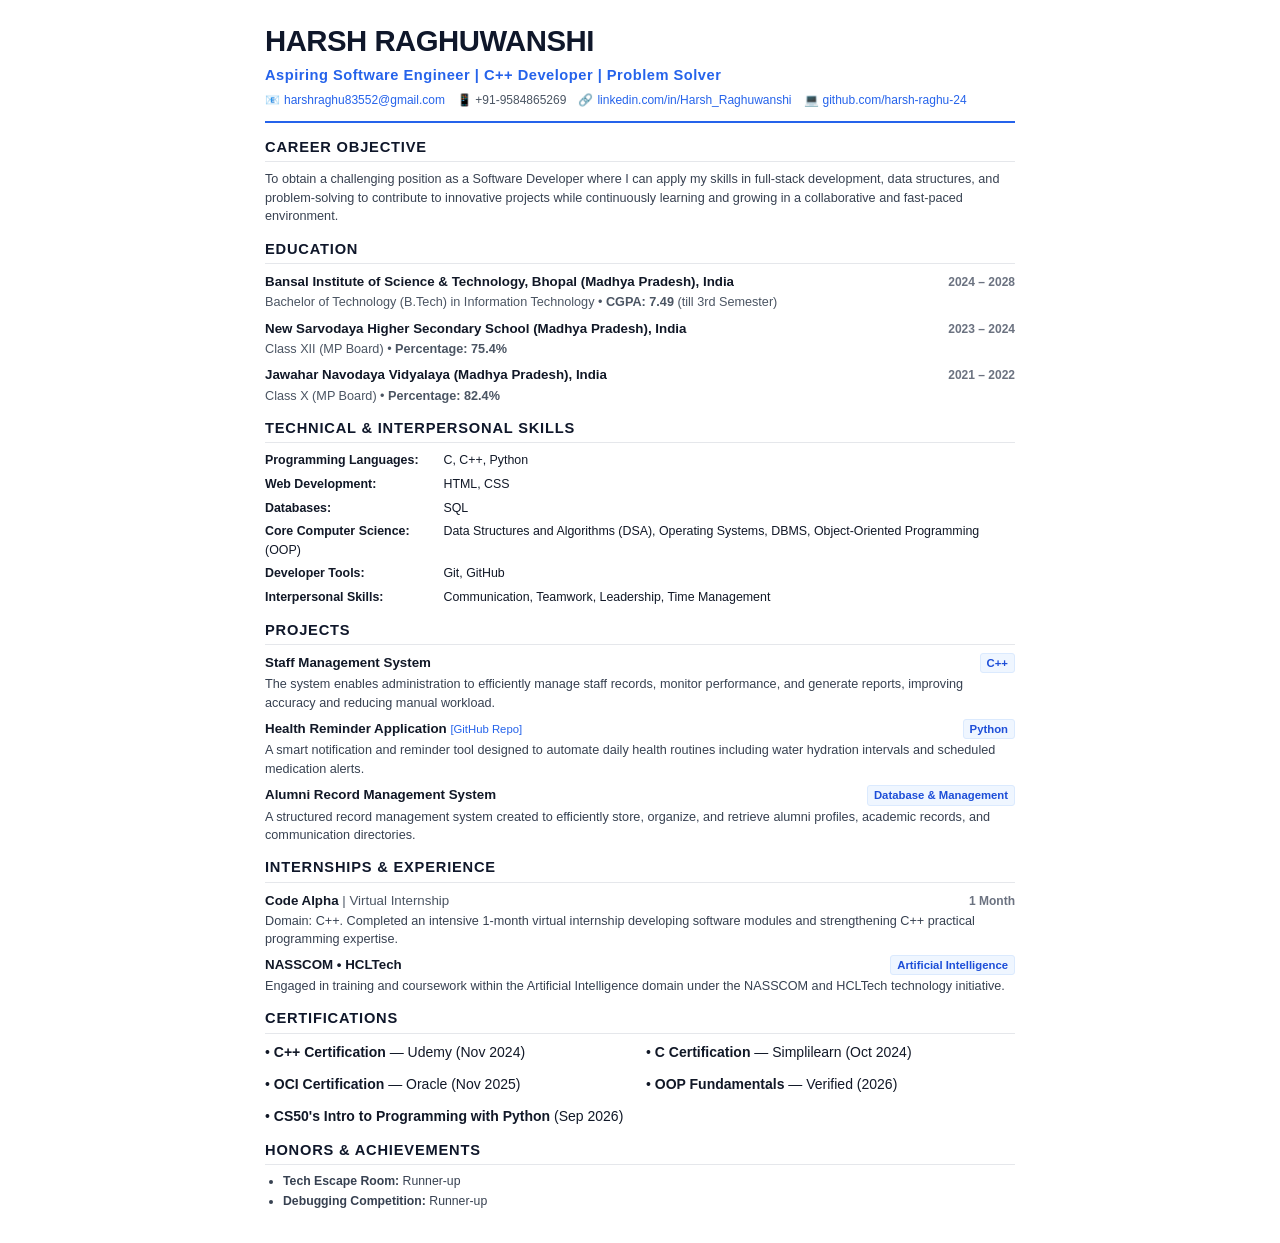
<file: assets/resume/Harsh_Raghuwanshi_Resume.html>
<!DOCTYPE html>
<html lang="en">
<head>
  <meta charset="UTF-8">
  <meta name="viewport" content="width=device-width, initial-scale=1.0">
  <title>Harsh Raghuwanshi - Resume</title>
  <style>
    @page {
      size: A4;
      margin: 15mm 18mm;
    }
    * {
      box-sizing: border-box;
      margin: 0;
      padding: 0;
    }
    body {
      font-family: -apple-system, BlinkMacSystemFont, "Segoe UI", Roboto, "Helvetica Neue", Arial, sans-serif;
      color: #111827;
      background: #ffffff;
      line-height: 1.45;
      font-size: 10.5pt;
      -webkit-font-smoothing: antialiased;
    }
    .resume-container {
      max-width: 800px;
      margin: 0 auto;
      padding: 20px 25px;
    }
    header {
      border-bottom: 2px solid #2563eb;
      padding-bottom: 12px;
      margin-bottom: 14px;
    }
    h1 {
      font-size: 22pt;
      font-weight: 800;
      color: #0f172a;
      letter-spacing: -0.5px;
      text-transform: uppercase;
    }
    .headline {
      font-size: 11pt;
      font-weight: 600;
      color: #2563eb;
      margin-top: 2px;
      margin-bottom: 6px;
      letter-spacing: 0.5px;
    }
    .contact-bar {
      display: flex;
      flex-wrap: wrap;
      gap: 12px;
      font-size: 9pt;
      color: #4b5563;
    }
    .contact-bar span {
      display: inline-flex;
      align-items: center;
      gap: 4px;
    }
    .contact-bar a {
      color: #2563eb;
      text-decoration: none;
    }
    section {
      margin-bottom: 13px;
    }
    h2 {
      font-size: 11pt;
      font-weight: 700;
      text-transform: uppercase;
      letter-spacing: 0.8px;
      color: #0f172a;
      border-bottom: 1px solid #e5e7eb;
      padding-bottom: 3px;
      margin-bottom: 8px;
    }
    p {
      color: #374151;
      font-size: 9.5pt;
      line-height: 1.45;
    }
    .item-header {
      display: flex;
      justify-content: space-between;
      align-items: baseline;
      margin-bottom: 2px;
    }
    .item-title {
      font-weight: 700;
      font-size: 10pt;
      color: #111827;
    }
    .item-subtitle {
      font-weight: 500;
      font-size: 9.5pt;
      color: #4b5563;
    }
    .item-date {
      font-size: 9pt;
      font-weight: 600;
      color: #6b7280;
      white-space: nowrap;
    }
    .badge {
      display: inline-block;
      background: #eff6ff;
      color: #1d4ed8;
      font-size: 8.5pt;
      padding: 1px 6px;
      border-radius: 3px;
      font-weight: 600;
      border: 1px solid #dbeafe;
    }
    ul {
      margin-left: 18px;
      margin-top: 3px;
      margin-bottom: 6px;
    }
    li {
      font-size: 9.2pt;
      color: #374151;
      margin-bottom: 2px;
    }
    .skill-group {
      margin-bottom: 5px;
      font-size: 9.3pt;
      line-height: 1.5;
    }
    .skill-label {
      font-weight: 700;
      color: #111827;
      display: inline-block;
      min-width: 175px;
    }
    .grid-2 {
      display: grid;
      grid-template-columns: 1fr 1fr;
      gap: 12px;
    }
    @media print {
      body {
        background: transparent;
      }
      .resume-container {
        padding: 0;
        max-width: 100%;
      }
    }
  </style>
</head>
<body>
  <div class="resume-container">
    <header>
      <h1>Harsh Raghuwanshi</h1>
      <div class="headline">Aspiring Software Engineer | C++ Developer | Problem Solver</div>
      <div class="contact-bar">
        <span>📧 <a href="mailto:harshraghu83552@gmail.com">harshraghu83552@gmail.com</a></span>
        <span>📱 +91-9584865269</span>
        <span>🔗 <a href="https://linkedin.com/in/Harsh_Raghuwanshi" target="_blank">linkedin.com/in/Harsh_Raghuwanshi</a></span>
        <span>💻 <a href="https://github.com/harsh-raghu-24" target="_blank">github.com/harsh-raghu-24</a></span>
      </div>
    </header>

    <section>
      <h2>Career Objective</h2>
      <p>To obtain a challenging position as a Software Developer where I can apply my skills in full-stack development, data structures, and problem-solving to contribute to innovative projects while continuously learning and growing in a collaborative and fast-paced environment.</p>
    </section>

    <section>
      <h2>Education</h2>
      
      <div style="margin-bottom: 7px;">
        <div class="item-header">
          <div class="item-title">Bansal Institute of Science & Technology, Bhopal (Madhya Pradesh), India</div>
          <div class="item-date">2024 – 2028</div>
        </div>
        <div class="item-subtitle">Bachelor of Technology (B.Tech) in Information Technology &bull; <strong>CGPA: 7.49</strong> (till 3rd Semester)</div>
      </div>

      <div style="margin-bottom: 7px;">
        <div class="item-header">
          <div class="item-title">New Sarvodaya Higher Secondary School (Madhya Pradesh), India</div>
          <div class="item-date">2023 – 2024</div>
        </div>
        <div class="item-subtitle">Class XII (MP Board) &bull; <strong>Percentage: 75.4%</strong></div>
      </div>

      <div>
        <div class="item-header">
          <div class="item-title">Jawahar Navodaya Vidyalaya (Madhya Pradesh), India</div>
          <div class="item-date">2021 – 2022</div>
        </div>
        <div class="item-subtitle">Class X (MP Board) &bull; <strong>Percentage: 82.4%</strong></div>
      </div>
    </section>

    <section>
      <h2>Technical & Interpersonal Skills</h2>
      <div class="skill-group"><span class="skill-label">Programming Languages:</span> C, C++, Python</div>
      <div class="skill-group"><span class="skill-label">Web Development:</span> HTML, CSS</div>
      <div class="skill-group"><span class="skill-label">Databases:</span> SQL</div>
      <div class="skill-group"><span class="skill-label">Core Computer Science:</span> Data Structures and Algorithms (DSA), Operating Systems, DBMS, Object-Oriented Programming (OOP)</div>
      <div class="skill-group"><span class="skill-label">Developer Tools:</span> Git, GitHub</div>
      <div class="skill-group"><span class="skill-label">Interpersonal Skills:</span> Communication, Teamwork, Leadership, Time Management</div>
    </section>

    <section>
      <h2>Projects</h2>
      
      <div style="margin-bottom: 7px;">
        <div class="item-header">
          <span class="item-title">Staff Management System</span>
          <span class="badge">C++</span>
        </div>
        <p>The system enables administration to efficiently manage staff records, monitor performance, and generate reports, improving accuracy and reducing manual workload.</p>
      </div>

      <div style="margin-bottom: 7px;">
        <div class="item-header">
          <span class="item-title">Health Reminder Application <a href="https://github.com/harsh-24-design/health-reminder" target="_blank" style="font-size: 8.5pt; color: #2563eb; text-decoration: none; font-weight: 500;">[GitHub Repo]</a></span>
          <span class="badge">Python</span>
        </div>
        <p>A smart notification and reminder tool designed to automate daily health routines including water hydration intervals and scheduled medication alerts.</p>
      </div>

      <div>
        <div class="item-header">
          <span class="item-title">Alumni Record Management System</span>
          <span class="badge">Database & Management</span>
        </div>
        <p>A structured record management system created to efficiently store, organize, and retrieve alumni profiles, academic records, and communication directories.</p>
      </div>
    </section>

    <section>
      <h2>Internships & Experience</h2>
      
      <div style="margin-bottom: 6px;">
        <div class="item-header">
          <div class="item-title">Code Alpha <span style="font-weight:normal; color:#4b5563;">| Virtual Internship</span></div>
          <div class="item-date">1 Month</div>
        </div>
        <p>Domain: C++. Completed an intensive 1-month virtual internship developing software modules and strengthening C++ practical programming expertise.</p>
      </div>

      <div>
        <div class="item-header">
          <div class="item-title">NASSCOM &bull; HCLTech</div>
          <div class="badge">Artificial Intelligence</div>
        </div>
        <p>Engaged in training and coursework within the Artificial Intelligence domain under the NASSCOM and HCLTech technology initiative.</p>
      </div>
    </section>

    <section>
      <h2>Certifications</h2>
      <div class="grid-2">
        <div>&bull; <strong>C++ Certification</strong> — Udemy (Nov 2024)</div>
        <div>&bull; <strong>C Certification</strong> — Simplilearn (Oct 2024)</div>
        <div>&bull; <strong>OCI Certification</strong> — Oracle (Nov 2025)</div>
        <div>&bull; <strong>OOP Fundamentals</strong> — Verified (2026)</div>
        <div>&bull; <strong>CS50's Intro to Programming with Python</strong> (Sep 2026)</div>
      </div>
    </section>

    <section>
      <h2>Honors & Achievements</h2>
      <ul>
        <li><strong>Tech Escape Room:</strong> Runner-up</li>
        <li><strong>Debugging Competition:</strong> Runner-up</li>
      </ul>
    </section>
  </div>
</body>
</html>
</file>
<file: css/style.css>
/* ===================================================================
   HARSH RAGHUWANSHI - PROFESSIONAL PORTFOLIO
   Theme: Premium Dark & Black Palette
   - Primary background: #000000 / #0A0A0A
   - Section backgrounds: #111111
   - Primary text: #FFFFFF
   - Secondary text: #B3B3B3
   - Accent color: #3B82F6 (Subtle Blue)
   - Borders: #262626
   =================================================================== */

:root {
  --bg-primary: #000000;
  --bg-secondary: #0a0a0a;
  --bg-section: #111111;
  --bg-card: #141414;
  --bg-card-hover: #1a1a1a;
  --bg-badge: #1f1f1f;
  
  --text-primary: #ffffff;
  --text-secondary: #b3b3b3;
  --text-muted: #737373;
  
  --accent: #3b82f6;
  --accent-hover: #2563eb;
  --accent-light: #60a5fa;
  --accent-subtle: rgba(59, 130, 246, 0.12);
  --accent-border: rgba(59, 130, 246, 0.35);
  --accent-glow: rgba(59, 130, 246, 0.2);

  --border-color: #262626;
  --border-light: #333333;
  --border-hover: #404040;

  --font-sans: 'Inter', -apple-system, BlinkMacSystemFont, 'Segoe UI', Roboto, Helvetica, Arial, sans-serif;
  --font-mono: 'JetBrains Mono', 'Fira Code', monospace;

  --radius-sm: 6px;
  --radius-md: 10px;
  --radius-lg: 14px;
  --radius-xl: 20px;
  --radius-full: 9999px;

  --transition-fast: 0.18s ease;
  --transition-normal: 0.25s ease;
  --transition-slow: 0.4s ease;

  --container-max: 1200px;
  --nav-height: 72px;
}

/* Base & Reset */
*, *::before, *::after {
  box-sizing: border-box;
  margin: 0;
  padding: 0;
}

html {
  scroll-behavior: smooth;
  scroll-padding-top: var(--nav-height);
  -webkit-font-smoothing: antialiased;
  -moz-osx-font-smoothing: grayscale;
}

body {
  background-color: var(--bg-primary);
  color: var(--text-primary);
  font-family: var(--font-sans);
  line-height: 1.6;
  overflow-x: hidden;
  position: relative;
}

/* Custom Scrollbar */
::-webkit-scrollbar {
  width: 8px;
}
::-webkit-scrollbar-track {
  background: var(--bg-primary);
}
::-webkit-scrollbar-thumb {
  background: #262626;
  border-radius: 4px;
}
::-webkit-scrollbar-thumb:hover {
  background: #3b82f6;
}

/* Selection */
::selection {
  background: var(--accent);
  color: #ffffff;
}

/* Typography Helpers */
h1, h2, h3, h4, h5, h6 {
  color: var(--text-primary);
  font-weight: 700;
  line-height: 1.25;
  letter-spacing: -0.02em;
}

p {
  color: var(--text-secondary);
  font-size: 1rem;
}

a {
  color: inherit;
  text-decoration: none;
  transition: color var(--transition-fast);
}

img {
  max-width: 100%;
  height: auto;
  display: block;
}

/* Container */
.container {
  width: 100%;
  max-width: var(--container-max);
  margin-left: auto;
  margin-right: auto;
  padding-left: 24px;
  padding-right: 24px;
}

/* Section Common */
.section {
  padding: 96px 0;
  position: relative;
}

.section-alt {
  background-color: var(--bg-section);
  border-top: 1px solid var(--border-color);
  border-bottom: 1px solid var(--border-color);
}

.section-header {
  text-align: center;
  max-width: 680px;
  margin: 0 auto 56px auto;
}

.section-tag {
  display: inline-flex;
  align-items: center;
  gap: 6px;
  padding: 4px 12px;
  background-color: var(--accent-subtle);
  border: 1px solid var(--accent-border);
  color: var(--accent-light);
  font-size: 0.8rem;
  font-weight: 600;
  text-transform: uppercase;
  letter-spacing: 0.08em;
  border-radius: var(--radius-full);
  margin-bottom: 14px;
}

.section-title {
  font-size: 2.25rem;
  font-weight: 800;
  margin-bottom: 14px;
  letter-spacing: -0.03em;
}

.section-subtitle {
  color: var(--text-secondary);
  font-size: 1.05rem;
  line-height: 1.6;
}

/* ===================================================================
   NAVIGATION BAR
   =================================================================== */
.navbar {
  position: sticky;
  top: 0;
  left: 0;
  width: 100%;
  height: var(--nav-height);
  background-color: rgba(10, 10, 10, 0.88);
  backdrop-filter: blur(14px);
  -webkit-backdrop-filter: blur(14px);
  border-bottom: 1px solid var(--border-color);
  z-index: 1000;
  transition: background-color var(--transition-normal), border-color var(--transition-normal);
}

.navbar.scrolled {
  background-color: rgba(0, 0, 0, 0.95);
  border-bottom-color: #333333;
  box-shadow: 0 8px 30px rgba(0, 0, 0, 0.7);
}

.nav-container {
  display: flex;
  align-items: center;
  justify-content: space-between;
  height: 100%;
}

.nav-logo {
  display: flex;
  align-items: center;
  gap: 10px;
  font-weight: 800;
  font-size: 1.1rem;
  letter-spacing: 0.05em;
  color: var(--text-primary);
}

.nav-logo-badge {
  display: inline-flex;
  align-items: center;
  justify-content: center;
  width: 34px;
  height: 34px;
  background: var(--bg-card);
  border: 1px solid var(--accent);
  color: var(--accent);
  border-radius: var(--radius-md);
  font-size: 0.85rem;
  font-weight: 800;
  box-shadow: 0 0 12px var(--accent-glow);
}

.nav-logo-text {
  letter-spacing: 0.04em;
  font-weight: 800;
}

.nav-links {
  display: flex;
  align-items: center;
  gap: 22px;
  list-style: none;
}

.nav-link {
  font-size: 0.9rem;
  font-weight: 500;
  color: var(--text-secondary);
  padding: 6px 0;
  position: relative;
  transition: color var(--transition-fast);
}

.nav-link:hover,
.nav-link.active {
  color: var(--text-primary);
}

.nav-link::after {
  content: '';
  position: absolute;
  bottom: 0;
  left: 0;
  width: 0%;
  height: 2px;
  background-color: var(--accent);
  transition: width var(--transition-normal);
  border-radius: 2px;
}

.nav-link:hover::after,
.nav-link.active::after {
  width: 100%;
}

.nav-actions {
  display: flex;
  align-items: center;
  gap: 12px;
}

/* Mobile Toggle */
.mobile-toggle {
  display: none;
  background: transparent;
  border: 1px solid var(--border-color);
  border-radius: var(--radius-md);
  color: var(--text-primary);
  width: 40px;
  height: 40px;
  cursor: pointer;
  align-items: center;
  justify-content: center;
  transition: border-color var(--transition-fast), background var(--transition-fast);
}

.mobile-toggle:hover {
  border-color: var(--accent);
  background: var(--bg-card);
}

/* ===================================================================
   BUTTONS
   =================================================================== */
.btn {
  display: inline-flex;
  align-items: center;
  justify-content: center;
  gap: 8px;
  padding: 10px 20px;
  font-size: 0.92rem;
  font-weight: 600;
  border-radius: var(--radius-md);
  cursor: pointer;
  transition: all var(--transition-normal);
  white-space: nowrap;
  border: 1px solid transparent;
  text-decoration: none;
}

.btn-primary {
  background-color: var(--accent);
  color: #ffffff;
  border-color: var(--accent);
  box-shadow: 0 2px 10px rgba(59, 130, 246, 0.25);
}

.btn-primary:hover {
  background-color: var(--accent-hover);
  border-color: var(--accent-hover);
  box-shadow: 0 4px 16px rgba(59, 130, 246, 0.4);
  transform: translateY(-2px);
}

.btn-secondary {
  background-color: var(--bg-card);
  color: var(--text-primary);
  border-color: var(--border-color);
}

.btn-secondary:hover {
  background-color: var(--bg-card-hover);
  border-color: var(--border-hover);
  color: #ffffff;
  transform: translateY(-2px);
}

.btn-outline {
  background-color: transparent;
  color: var(--text-primary);
  border-color: var(--border-color);
}

.btn-outline:hover {
  border-color: var(--accent);
  color: var(--accent);
  background-color: var(--accent-subtle);
  transform: translateY(-2px);
}

.btn-sm {
  padding: 6px 14px;
  font-size: 0.85rem;
  border-radius: var(--radius-sm);
}

.btn-lg {
  padding: 12px 26px;
  font-size: 1rem;
}

.btn-disabled {
  opacity: 0.55;
  cursor: not-allowed;
  pointer-events: none;
  background-color: #1a1a1a;
  border-color: #262626;
  color: #737373;
}

/* ===================================================================
   HERO SECTION
   =================================================================== */
.hero-section {
  padding: 90px 0 100px 0;
  background: radial-gradient(circle at 85% 20%, rgba(59, 130, 246, 0.08) 0%, transparent 60%),
              radial-gradient(circle at 10% 80%, rgba(59, 130, 246, 0.04) 0%, transparent 50%),
              var(--bg-primary);
  position: relative;
  overflow: hidden;
}

.hero-grid {
  display: grid;
  grid-template-columns: 1.15fr 0.85fr;
  align-items: center;
  gap: 56px;
}

.hero-badge-pill {
  display: inline-flex;
  align-items: center;
  gap: 8px;
  padding: 6px 14px;
  background-color: rgba(16, 185, 129, 0.1);
  border: 1px solid rgba(16, 185, 129, 0.3);
  color: #34d399;
  font-size: 0.82rem;
  font-weight: 600;
  border-radius: var(--radius-full);
  margin-bottom: 24px;
}

.status-dot {
  width: 8px;
  height: 8px;
  background-color: #10b981;
  border-radius: 50%;
  box-shadow: 0 0 8px #10b981;
  animation: pulse-dot 2s infinite ease-in-out;
}

@keyframes pulse-dot {
  0%, 100% { opacity: 1; transform: scale(1); }
  50% { opacity: 0.6; transform: scale(1.15); }
}

.hero-greeting {
  font-size: 1.25rem;
  color: var(--accent-light);
  font-weight: 600;
  margin-bottom: 10px;
}

.hero-name {
  font-size: 3.5rem;
  font-weight: 800;
  letter-spacing: -0.04em;
  line-height: 1.1;
  margin-bottom: 16px;
  color: var(--text-primary);
}

.hero-title {
  font-size: 1.35rem;
  font-weight: 600;
  color: #d1d5db;
  margin-bottom: 22px;
  display: flex;
  align-items: center;
  flex-wrap: wrap;
  gap: 8px;
}

.hero-title .divider {
  color: var(--accent);
  opacity: 0.7;
}

.hero-intro {
  font-size: 1.08rem;
  color: var(--text-secondary);
  line-height: 1.7;
  margin-bottom: 34px;
  max-width: 580px;
}

.hero-cta-group {
  display: flex;
  align-items: center;
  flex-wrap: wrap;
  gap: 14px;
  margin-bottom: 34px;
}

.hero-socials {
  display: flex;
  align-items: center;
  gap: 12px;
  padding-top: 10px;
  border-top: 1px solid var(--border-color);
}

.social-link {
  display: inline-flex;
  align-items: center;
  justify-content: center;
  width: 42px;
  height: 42px;
  background-color: var(--bg-card);
  border: 1px solid var(--border-color);
  border-radius: var(--radius-md);
  color: var(--text-secondary);
  transition: all var(--transition-normal);
}

.social-link:hover {
  background-color: var(--bg-card-hover);
  border-color: var(--accent);
  color: var(--accent);
  transform: translateY(-2px);
  box-shadow: 0 4px 14px rgba(59, 130, 246, 0.2);
}

/* Hero Visual / Avatar Card */
.hero-visual {
  display: flex;
  justify-content: center;
  position: relative;
}

.hero-image-wrapper {
  position: relative;
  width: 100%;
  max-width: 360px;
  aspect-ratio: 1 / 1;
}

.hero-glow-back {
  position: absolute;
  inset: -12px;
  background: radial-gradient(circle, rgba(59, 130, 246, 0.25) 0%, transparent 70%);
  filter: blur(20px);
  z-index: 1;
  pointer-events: none;
}

.hero-image-card {
  position: relative;
  z-index: 2;
  width: 100%;
  height: 100%;
  background: var(--bg-card);
  border: 1px solid var(--border-color);
  border-radius: 28px;
  padding: 14px;
  box-shadow: 0 20px 40px rgba(0, 0, 0, 0.8), 0 0 0 1px rgba(255, 255, 255, 0.04);
  display: flex;
  flex-direction: column;
  align-items: center;
  justify-content: center;
  transition: border-color var(--transition-normal), transform var(--transition-normal);
}

.hero-image-card:hover {
  border-color: var(--accent-border);
  transform: translateY(-3px);
}

.hero-image-inner {
  width: 100%;
  height: 100%;
  border-radius: 20px;
  overflow: hidden;
  background-color: #0d1117;
  display: flex;
  align-items: center;
  justify-content: center;
  position: relative;
}

.hero-image-inner img {
  width: 100%;
  height: 100%;
  object-fit: cover;
  object-position: center 15%;
  transition: transform var(--transition-slow);
}

.hero-image-card:hover .hero-image-inner img {
  transform: scale(1.02);
}

.hero-floating-badge {
  position: absolute;
  bottom: -14px;
  background: #0d0d0d;
  border: 1px solid var(--border-color);
  border-radius: var(--radius-full);
  padding: 8px 16px;
  display: flex;
  align-items: center;
  gap: 8px;
  font-size: 0.85rem;
  font-weight: 600;
  color: var(--text-primary);
  box-shadow: 0 10px 25px rgba(0, 0, 0, 0.6);
  z-index: 3;
}

.hero-floating-badge svg {
  color: var(--accent);
}

/* ===================================================================
   ABOUT ME SECTION
   =================================================================== */
.about-grid {
  display: grid;
  grid-template-columns: 1.15fr 0.85fr;
  gap: 48px;
  align-items: start;
}

.about-text-content {
  display: flex;
  flex-direction: column;
  gap: 18px;
}

.about-paragraph {
  font-size: 1.05rem;
  color: var(--text-secondary);
  line-height: 1.75;
}

.about-objective-box {
  background-color: var(--bg-card);
  border: 1px solid var(--border-color);
  border-left: 3px solid var(--accent);
  padding: 20px 22px;
  border-radius: 0 var(--radius-md) var(--radius-md) 0;
  margin-top: 6px;
}

.about-objective-title {
  font-size: 0.88rem;
  font-weight: 700;
  text-transform: uppercase;
  letter-spacing: 0.06em;
  color: var(--accent-light);
  margin-bottom: 6px;
  display: flex;
  align-items: center;
  gap: 6px;
}

.about-objective-desc {
  font-size: 0.98rem;
  color: #e5e7eb;
  line-height: 1.6;
  font-style: italic;
}

.about-highlights-grid {
  display: grid;
  grid-template-columns: 1fr 1fr;
  gap: 16px;
}

.about-stat-card {
  background-color: var(--bg-card);
  border: 1px solid var(--border-color);
  border-radius: var(--radius-lg);
  padding: 22px;
  transition: all var(--transition-normal);
}

.about-stat-card:hover {
  border-color: var(--accent-border);
  background-color: var(--bg-card-hover);
  transform: translateY(-2px);
  box-shadow: 0 8px 24px rgba(0, 0, 0, 0.4);
}

.about-stat-icon {
  width: 40px;
  height: 40px;
  border-radius: var(--radius-md);
  background-color: var(--accent-subtle);
  border: 1px solid var(--accent-border);
  color: var(--accent-light);
  display: flex;
  align-items: center;
  justify-content: center;
  margin-bottom: 14px;
}

.about-stat-title {
  font-size: 0.85rem;
  color: var(--text-muted);
  text-transform: uppercase;
  letter-spacing: 0.05em;
  margin-bottom: 4px;
}

.about-stat-value {
  font-size: 1.15rem;
  font-weight: 700;
  color: var(--text-primary);
  margin-bottom: 4px;
}

.about-stat-sub {
  font-size: 0.82rem;
  color: var(--text-secondary);
}

/* ===================================================================
   TECHNICAL SKILLS SECTION
   =================================================================== */
.skills-container {
  display: grid;
  grid-template-columns: repeat(3, 1fr);
  gap: 24px;
}

.skill-category-card {
  background-color: var(--bg-card);
  border: 1px solid var(--border-color);
  border-radius: var(--radius-lg);
  padding: 26px;
  transition: all var(--transition-normal);
  display: flex;
  flex-direction: column;
}

.skill-category-card:hover {
  border-color: var(--accent-border);
  background-color: var(--bg-card-hover);
  transform: translateY(-3px);
  box-shadow: 0 10px 28px rgba(0, 0, 0, 0.5), 0 0 16px var(--accent-glow);
}

.skill-category-header {
  display: flex;
  align-items: center;
  gap: 12px;
  margin-bottom: 20px;
  padding-bottom: 14px;
  border-bottom: 1px solid var(--border-color);
}

.skill-icon-wrapper {
  width: 38px;
  height: 38px;
  border-radius: var(--radius-md);
  background: var(--accent-subtle);
  border: 1px solid var(--accent-border);
  color: var(--accent-light);
  display: flex;
  align-items: center;
  justify-content: center;
  flex-shrink: 0;
}

.skill-category-title {
  font-size: 1.05rem;
  font-weight: 700;
  color: var(--text-primary);
}

.skill-badges-grid {
  display: flex;
  flex-wrap: wrap;
  gap: 8px;
}

.skill-badge {
  display: inline-flex;
  align-items: center;
  gap: 7px;
  background-color: var(--bg-badge);
  border: 1px solid var(--border-color);
  color: #e5e7eb;
  padding: 7px 13px;
  border-radius: var(--radius-md);
  font-size: 0.88rem;
  font-weight: 500;
  transition: all var(--transition-fast);
}

.skill-badge:hover {
  background-color: #262626;
  border-color: var(--accent);
  color: #ffffff;
  transform: translateY(-1px);
}

.skill-badge svg {
  color: var(--accent-light);
  flex-shrink: 0;
}

/* ===================================================================
   EDUCATION SECTION
   =================================================================== */
.education-timeline {
  display: flex;
  flex-direction: column;
  gap: 22px;
  max-width: 960px;
  margin: 0 auto;
}

.education-card {
  background-color: var(--bg-card);
  border: 1px solid var(--border-color);
  border-radius: var(--radius-lg);
  padding: 28px 32px;
  display: grid;
  grid-template-columns: auto 1fr auto;
  align-items: center;
  gap: 24px;
  transition: all var(--transition-normal);
  position: relative;
}

.education-card:hover {
  border-color: var(--accent-border);
  background-color: var(--bg-card-hover);
  transform: translateY(-2px);
  box-shadow: 0 10px 30px rgba(0, 0, 0, 0.5);
}

.education-icon-box {
  width: 52px;
  height: 52px;
  background: var(--accent-subtle);
  border: 1px solid var(--accent-border);
  border-radius: var(--radius-md);
  color: var(--accent-light);
  display: flex;
  align-items: center;
  justify-content: center;
  flex-shrink: 0;
}

.education-main {
  display: flex;
  flex-direction: column;
  gap: 4px;
}

.education-degree {
  font-size: 1.18rem;
  font-weight: 700;
  color: var(--text-primary);
}

.education-institute {
  font-size: 0.98rem;
  color: #d1d5db;
  font-weight: 500;
}

.education-details {
  font-size: 0.88rem;
  color: var(--text-muted);
  display: flex;
  align-items: center;
  gap: 8px;
  flex-wrap: wrap;
  margin-top: 4px;
}

.education-score-pill {
  background-color: rgba(59, 130, 246, 0.12);
  border: 1px solid var(--accent-border);
  color: var(--accent-light);
  padding: 8px 16px;
  border-radius: var(--radius-full);
  font-size: 0.92rem;
  font-weight: 700;
  text-align: right;
  white-space: nowrap;
}

.education-date {
  font-size: 0.85rem;
  color: var(--text-muted);
  font-weight: 600;
  margin-top: 4px;
  display: block;
}

/* ===================================================================
   PROJECTS SECTION
   =================================================================== */
.projects-grid {
  display: grid;
  grid-template-columns: repeat(3, 1fr);
  gap: 28px;
}

.project-card {
  background-color: var(--bg-card);
  border: 1px solid var(--border-color);
  border-radius: var(--radius-lg);
  overflow: hidden;
  display: flex;
  flex-direction: column;
  transition: all var(--transition-normal);
  position: relative;
}

.project-card:hover {
  border-color: var(--accent-border);
  background-color: var(--bg-card-hover);
  transform: translateY(-4px);
  box-shadow: 0 14px 34px rgba(0, 0, 0, 0.6), 0 0 20px var(--accent-glow);
}

.project-banner {
  height: 140px;
  background: linear-gradient(135deg, #161616 0%, #0d0d0d 100%);
  border-bottom: 1px solid var(--border-color);
  display: flex;
  align-items: center;
  justify-content: center;
  position: relative;
  overflow: hidden;
}

.project-banner-pattern {
  position: absolute;
  inset: 0;
  opacity: 0.08;
  background-image: radial-gradient(#ffffff 1px, transparent 1px);
  background-size: 14px 14px;
}

.project-banner-icon {
  position: relative;
  z-index: 2;
  width: 58px;
  height: 58px;
  border-radius: var(--radius-lg);
  background: rgba(10, 10, 10, 0.8);
  border: 1px solid var(--border-color);
  color: var(--accent-light);
  display: flex;
  align-items: center;
  justify-content: center;
  box-shadow: 0 4px 12px rgba(0, 0, 0, 0.5);
  transition: transform var(--transition-normal), border-color var(--transition-normal);
}

.project-card:hover .project-banner-icon {
  transform: scale(1.08);
  border-color: var(--accent);
}

.project-card-body {
  padding: 24px;
  display: flex;
  flex-direction: column;
  flex-grow: 1;
}

.project-tags {
  display: flex;
  flex-wrap: wrap;
  gap: 6px;
  margin-bottom: 14px;
}

.project-tag {
  background-color: var(--bg-badge);
  border: 1px solid var(--border-color);
  color: var(--accent-light);
  font-size: 0.78rem;
  font-weight: 600;
  padding: 3px 9px;
  border-radius: var(--radius-sm);
  letter-spacing: 0.02em;
}

.project-title {
  font-size: 1.25rem;
  font-weight: 700;
  color: var(--text-primary);
  margin-bottom: 10px;
  line-height: 1.35;
}

.project-desc {
  font-size: 0.92rem;
  color: var(--text-secondary);
  line-height: 1.6;
  margin-bottom: 22px;
  flex-grow: 1;
}

.project-footer {
  display: flex;
  align-items: center;
  gap: 10px;
  padding-top: 16px;
  border-top: 1px solid var(--border-color);
}

/* ===================================================================
   INTERNSHIP & EXPERIENCE SECTION
   =================================================================== */
.experience-timeline {
  max-width: 900px;
  margin: 0 auto;
  position: relative;
  display: flex;
  flex-direction: column;
  gap: 28px;
}

.experience-card {
  background-color: var(--bg-card);
  border: 1px solid var(--border-color);
  border-radius: var(--radius-lg);
  padding: 30px;
  transition: all var(--transition-normal);
  position: relative;
}

.experience-card:hover {
  border-color: var(--accent-border);
  background-color: var(--bg-card-hover);
  transform: translateY(-2px);
  box-shadow: 0 10px 30px rgba(0, 0, 0, 0.5);
}

.experience-header {
  display: flex;
  justify-content: space-between;
  align-items: flex-start;
  gap: 16px;
  margin-bottom: 14px;
  flex-wrap: wrap;
}

.experience-org-block {
  display: flex;
  align-items: center;
  gap: 14px;
}

.experience-icon-box {
  width: 46px;
  height: 46px;
  background: var(--accent-subtle);
  border: 1px solid var(--accent-border);
  border-radius: var(--radius-md);
  color: var(--accent-light);
  display: flex;
  align-items: center;
  justify-content: center;
  flex-shrink: 0;
}

.experience-title {
  font-size: 1.25rem;
  font-weight: 700;
  color: var(--text-primary);
}

.experience-domain {
  display: inline-flex;
  align-items: center;
  gap: 5px;
  color: var(--accent-light);
  font-size: 0.9rem;
  font-weight: 600;
}

.experience-duration-pill {
  background-color: var(--bg-badge);
  border: 1px solid var(--border-color);
  color: #d1d5db;
  font-size: 0.85rem;
  font-weight: 600;
  padding: 6px 14px;
  border-radius: var(--radius-full);
  display: inline-flex;
  align-items: center;
  gap: 6px;
}

.experience-body {
  color: var(--text-secondary);
  font-size: 0.98rem;
  line-height: 1.65;
  padding-left: 60px;
}

/* ===================================================================
   CERTIFICATIONS SECTION
   =================================================================== */
.cert-grid {
  display: grid;
  grid-template-columns: repeat(3, 1fr);
  gap: 22px;
}

.cert-card {
  background-color: var(--bg-card);
  border: 1px solid var(--border-color);
  border-radius: var(--radius-lg);
  padding: 24px;
  display: flex;
  flex-direction: column;
  transition: all var(--transition-normal);
  position: relative;
}

.cert-card:hover {
  border-color: var(--accent-border);
  background-color: var(--bg-card-hover);
  transform: translateY(-3px);
  box-shadow: 0 10px 26px rgba(0, 0, 0, 0.4);
}

.cert-badge-icon {
  width: 44px;
  height: 44px;
  background: var(--accent-subtle);
  border: 1px solid var(--accent-border);
  border-radius: var(--radius-md);
  color: var(--accent-light);
  display: flex;
  align-items: center;
  justify-content: center;
  margin-bottom: 16px;
}

.cert-title {
  font-size: 1.05rem;
  font-weight: 700;
  color: var(--text-primary);
  margin-bottom: 8px;
  line-height: 1.35;
}

.cert-issuer {
  font-size: 0.9rem;
  font-weight: 600;
  color: #d1d5db;
  display: flex;
  align-items: center;
  gap: 6px;
  margin-bottom: 6px;
}

.cert-date {
  font-size: 0.82rem;
  color: var(--text-muted);
  margin-top: auto;
  padding-top: 14px;
  border-top: 1px solid var(--border-color);
  display: flex;
  align-items: center;
  gap: 5px;
}

/* ===================================================================
   ACHIEVEMENTS SECTION
   =================================================================== */
.achievements-grid {
  display: grid;
  grid-template-columns: repeat(2, 1fr);
  gap: 24px;
  max-width: 880px;
  margin: 0 auto;
}

.achievement-card {
  background-color: var(--bg-card);
  border: 1px solid var(--border-color);
  border-radius: var(--radius-lg);
  padding: 28px;
  display: flex;
  align-items: center;
  gap: 22px;
  transition: all var(--transition-normal);
}

.achievement-card:hover {
  border-color: var(--accent-border);
  background-color: var(--bg-card-hover);
  transform: translateY(-3px);
  box-shadow: 0 10px 28px rgba(0, 0, 0, 0.5), 0 0 16px var(--accent-glow);
}

.achievement-icon {
  width: 58px;
  height: 58px;
  border-radius: var(--radius-lg);
  background: rgba(234, 179, 8, 0.1);
  border: 1px solid rgba(234, 179, 8, 0.3);
  color: #facc15;
  display: flex;
  align-items: center;
  justify-content: center;
  flex-shrink: 0;
}

.achievement-info {
  display: flex;
  flex-direction: column;
  gap: 4px;
}

.achievement-title {
  font-size: 1.2rem;
  font-weight: 700;
  color: var(--text-primary);
}

.achievement-badge {
  display: inline-flex;
  align-items: center;
  gap: 6px;
  font-size: 0.88rem;
  font-weight: 700;
  color: #60a5fa;
  margin-top: 2px;
}

/* ===================================================================
   CONTACT SECTION
   =================================================================== */
.contact-grid {
  display: grid;
  grid-template-columns: 1fr 1.15fr;
  gap: 48px;
}

.contact-info-list {
  display: flex;
  flex-direction: column;
  gap: 18px;
}

.contact-item-card {
  background-color: var(--bg-card);
  border: 1px solid var(--border-color);
  border-radius: var(--radius-lg);
  padding: 20px 22px;
  display: flex;
  align-items: center;
  justify-content: space-between;
  gap: 16px;
  transition: all var(--transition-normal);
}

.contact-item-card:hover {
  border-color: var(--accent-border);
  background-color: var(--bg-card-hover);
  transform: translateY(-2px);
}

.contact-item-left {
  display: flex;
  align-items: center;
  gap: 16px;
  min-width: 0;
}

.contact-item-icon {
  width: 44px;
  height: 44px;
  background: var(--accent-subtle);
  border: 1px solid var(--accent-border);
  border-radius: var(--radius-md);
  color: var(--accent-light);
  display: flex;
  align-items: center;
  justify-content: center;
  flex-shrink: 0;
}

.contact-item-details {
  min-width: 0;
}

.contact-item-label {
  font-size: 0.8rem;
  color: var(--text-muted);
  text-transform: uppercase;
  letter-spacing: 0.05em;
  margin-bottom: 2px;
}

.contact-item-value {
  font-size: 0.98rem;
  font-weight: 600;
  color: var(--text-primary);
  white-space: nowrap;
  overflow: hidden;
  text-overflow: ellipsis;
}

.contact-copy-btn {
  background: var(--bg-badge);
  border: 1px solid var(--border-color);
  color: var(--text-secondary);
  padding: 8px;
  border-radius: var(--radius-md);
  cursor: pointer;
  transition: all var(--transition-fast);
  display: flex;
  align-items: center;
  justify-content: center;
}

.contact-copy-btn:hover {
  background-color: #262626;
  border-color: var(--accent);
  color: var(--accent);
}

/* Contact Form */
.contact-form-card {
  background-color: var(--bg-card);
  border: 1px solid var(--border-color);
  border-radius: var(--radius-lg);
  padding: 32px;
  box-shadow: 0 10px 30px rgba(0, 0, 0, 0.4);
}

.form-group {
  margin-bottom: 20px;
}

.form-label {
  display: block;
  font-size: 0.88rem;
  font-weight: 600;
  color: #e5e7eb;
  margin-bottom: 8px;
}

.form-control {
  width: 100%;
  padding: 12px 16px;
  background-color: #0d0d0d;
  border: 1px solid var(--border-color);
  border-radius: var(--radius-md);
  color: #ffffff;
  font-family: inherit;
  font-size: 0.95rem;
  outline: none;
  transition: border-color var(--transition-fast), box-shadow var(--transition-fast);
}

.form-control:focus {
  border-color: var(--accent);
  box-shadow: 0 0 0 3px rgba(59, 130, 246, 0.2);
}

textarea.form-control {
  min-height: 120px;
  resize: vertical;
}

/* ===================================================================
   RESUME PREVIEW MODAL
   =================================================================== */
.modal-overlay {
  position: fixed;
  inset: 0;
  background-color: rgba(0, 0, 0, 0.85);
  backdrop-filter: blur(8px);
  z-index: 2000;
  display: flex;
  align-items: center;
  justify-content: center;
  padding: 20px;
  opacity: 0;
  visibility: hidden;
  transition: opacity var(--transition-normal), visibility var(--transition-normal);
}

.modal-overlay.active {
  opacity: 1;
  visibility: visible;
}

.modal-container {
  background-color: #0f1117;
  border: 1px solid var(--border-color);
  border-radius: var(--radius-xl);
  width: 100%;
  max-width: 880px;
  max-height: 90vh;
  display: flex;
  flex-direction: column;
  box-shadow: 0 25px 60px rgba(0, 0, 0, 0.8), 0 0 30px rgba(59, 130, 246, 0.15);
  transform: scale(0.96);
  transition: transform var(--transition-normal);
  overflow: hidden;
}

.modal-overlay.active .modal-container {
  transform: scale(1);
}

.modal-header {
  padding: 20px 28px;
  border-bottom: 1px solid var(--border-color);
  display: flex;
  align-items: center;
  justify-content: space-between;
  background-color: #0d0d0d;
}

.modal-title {
  font-size: 1.25rem;
  font-weight: 700;
  display: flex;
  align-items: center;
  gap: 10px;
}

.modal-close-btn {
  background: transparent;
  border: 1px solid var(--border-color);
  color: var(--text-secondary);
  width: 36px;
  height: 36px;
  border-radius: var(--radius-md);
  display: flex;
  align-items: center;
  justify-content: center;
  cursor: pointer;
  transition: all var(--transition-fast);
}

.modal-close-btn:hover {
  background-color: #262626;
  border-color: var(--accent);
  color: #ffffff;
}

.modal-body {
  padding: 24px;
  overflow-y: auto;
  flex-grow: 1;
  background-color: #0a0a0a;
}

.resume-paper-view {
  background-color: #ffffff;
  color: #111827;
  border-radius: var(--radius-md);
  padding: 32px;
  box-shadow: 0 4px 20px rgba(0, 0, 0, 0.5);
  font-size: 0.9rem;
  line-height: 1.5;
}

.modal-footer {
  padding: 16px 28px;
  border-top: 1px solid var(--border-color);
  background-color: #0d0d0d;
  display: flex;
  justify-content: flex-end;
  gap: 12px;
}

/* Toast Notification */
.toast-notice {
  position: fixed;
  bottom: 28px;
  right: 28px;
  background-color: #1a1a1a;
  border: 1px solid var(--accent);
  color: #ffffff;
  padding: 12px 20px;
  border-radius: var(--radius-md);
  display: flex;
  align-items: center;
  gap: 10px;
  font-size: 0.92rem;
  font-weight: 500;
  box-shadow: 0 10px 30px rgba(0, 0, 0, 0.7);
  z-index: 3000;
  transform: translateY(100px);
  opacity: 0;
  transition: transform var(--transition-normal), opacity var(--transition-normal);
}

.toast-notice.show {
  transform: translateY(0);
  opacity: 1;
}

/* ===================================================================
   FOOTER
   =================================================================== */
.footer {
  background-color: var(--bg-primary);
  border-top: 1px solid var(--border-color);
  padding: 48px 0 32px 0;
}

.footer-content {
  display: flex;
  align-items: center;
  justify-content: space-between;
  flex-wrap: wrap;
  gap: 20px;
  margin-bottom: 28px;
}

.footer-brand {
  font-size: 1.1rem;
  font-weight: 800;
  letter-spacing: 0.05em;
}

.footer-nav {
  display: flex;
  flex-wrap: wrap;
  gap: 20px;
  list-style: none;
}

.footer-nav a {
  font-size: 0.88rem;
  color: var(--text-muted);
}

.footer-nav a:hover {
  color: var(--text-primary);
}

.footer-bottom {
  border-top: 1px solid #1a1a1a;
  padding-top: 24px;
  display: flex;
  align-items: center;
  justify-content: space-between;
  flex-wrap: wrap;
  gap: 14px;
  font-size: 0.84rem;
  color: var(--text-muted);
}

.back-to-top-btn {
  background: var(--bg-card);
  border: 1px solid var(--border-color);
  color: var(--text-secondary);
  width: 38px;
  height: 38px;
  border-radius: var(--radius-md);
  display: flex;
  align-items: center;
  justify-content: center;
  cursor: pointer;
  transition: all var(--transition-fast);
}

.back-to-top-btn:hover {
  border-color: var(--accent);
  color: var(--accent);
  transform: translateY(-2px);
}

/* ===================================================================
   RESPONSIVE DESIGN (TABLET & MOBILE)
   =================================================================== */
@media (max-width: 1024px) {
  .hero-grid {
    grid-template-columns: 1fr;
    gap: 40px;
    text-align: center;
  }

  .hero-badge-pill {
    margin-left: auto;
    margin-right: auto;
  }

  .hero-title {
    justify-content: center;
  }

  .hero-intro {
    margin-left: auto;
    margin-right: auto;
  }

  .hero-cta-group {
    justify-content: center;
  }

  .hero-socials {
    justify-content: center;
  }

  .hero-visual {
    order: -1;
  }

  .hero-image-wrapper {
    max-width: 280px;
  }

  .about-grid {
    grid-template-columns: 1fr;
    gap: 36px;
  }

  .skills-container {
    grid-template-columns: repeat(2, 1fr);
  }

  .projects-grid {
    grid-template-columns: repeat(2, 1fr);
  }

  .cert-grid {
    grid-template-columns: repeat(2, 1fr);
  }

  .contact-grid {
    grid-template-columns: 1fr;
    gap: 36px;
  }
}

@media (max-width: 768px) {
  :root {
    --nav-height: 64px;
  }

  .section {
    padding: 70px 0;
  }

  .section-title {
    font-size: 1.85rem;
  }

  .hero-name {
    font-size: 2.5rem;
  }

  .hero-title {
    font-size: 1.15rem;
  }

  .mobile-toggle {
    display: inline-flex;
  }

  .nav-links {
    position: fixed;
    top: var(--nav-height);
    left: 0;
    width: 100%;
    background-color: rgba(10, 10, 10, 0.98);
    backdrop-filter: blur(20px);
    border-bottom: 1px solid var(--border-color);
    flex-direction: column;
    align-items: stretch;
    padding: 20px 24px 28px 24px;
    gap: 16px;
    transform: translateY(-120%);
    opacity: 0;
    pointer-events: none;
    transition: transform var(--transition-normal), opacity var(--transition-normal);
  }

  .nav-links.active {
    transform: translateY(0);
    opacity: 1;
    pointer-events: all;
    box-shadow: 0 20px 40px rgba(0, 0, 0, 0.8);
  }

  .nav-link {
    padding: 8px 0;
    font-size: 1rem;
    border-bottom: 1px solid #1a1a1a;
  }

  .nav-link::after {
    display: none;
  }

  .education-card {
    grid-template-columns: 1fr;
    gap: 14px;
    text-align: left;
  }

  .education-score-pill {
    align-self: flex-start;
  }

  .skills-container {
    grid-template-columns: 1fr;
  }

  .projects-grid {
    grid-template-columns: 1fr;
  }

  .cert-grid {
    grid-template-columns: 1fr;
  }

  .achievements-grid {
    grid-template-columns: 1fr;
  }

  .about-highlights-grid {
    grid-template-columns: 1fr;
  }

  .experience-body {
    padding-left: 0;
  }
}

@media (max-width: 480px) {
  .hero-name {
    font-size: 2.1rem;
  }

  .hero-cta-group {
    flex-direction: column;
    width: 100%;
  }

  .hero-cta-group .btn {
    width: 100%;
  }

  .footer-content {
    flex-direction: column;
    text-align: center;
  }

  .footer-bottom {
    flex-direction: column;
    text-align: center;
  }
}
</file>
